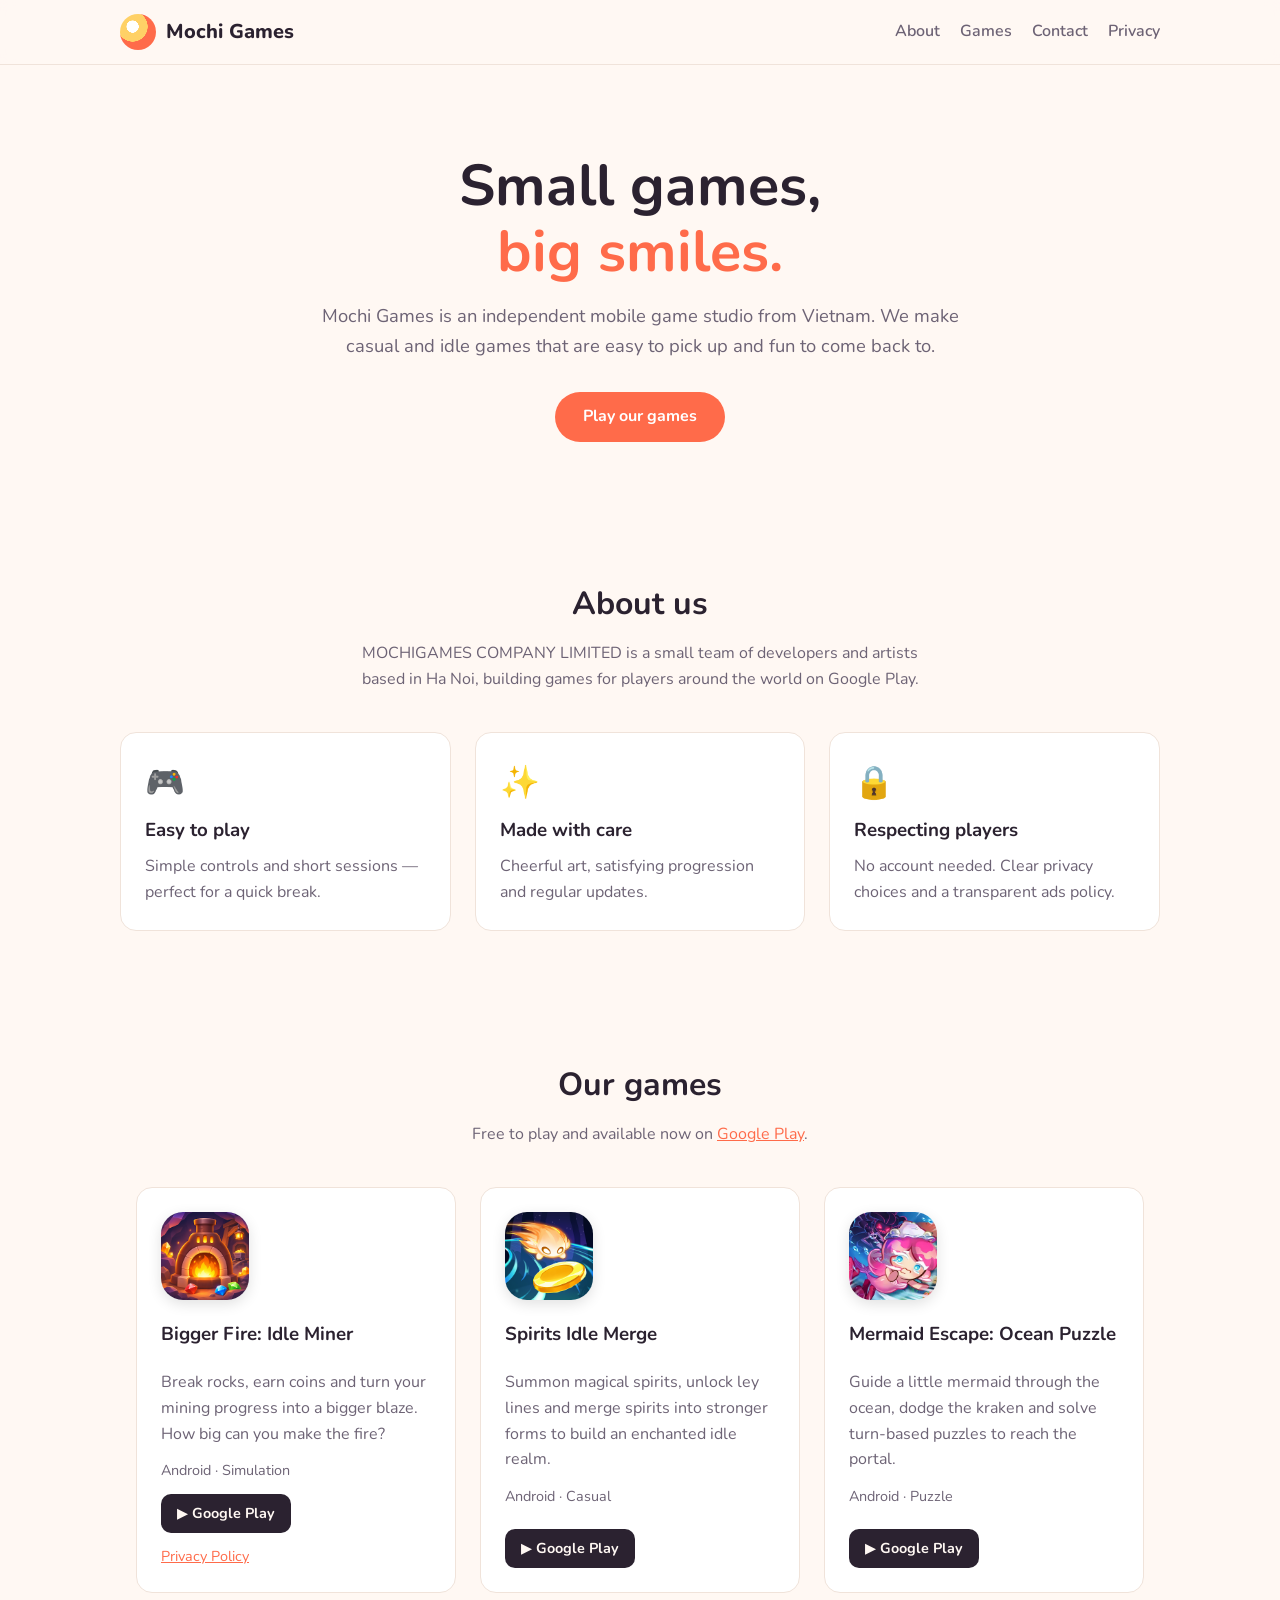
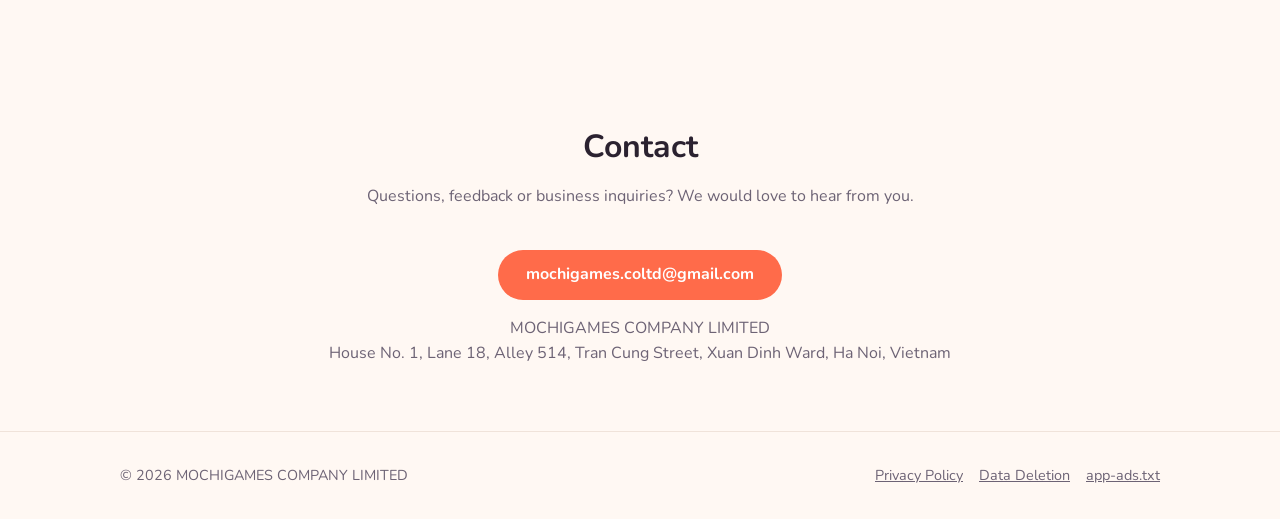
<file: index.html>
<!DOCTYPE html>
<html lang="en">
<head>
  <meta charset="UTF-8">
  <meta name="viewport" content="width=device-width, initial-scale=1.0">
  <title>Mochi Games — Fun casual games for everyone</title>
  <meta name="description" content="MOCHIGAMES COMPANY LIMITED is an independent mobile game studio in Ha Noi, Vietnam, making casual and idle games for everyone.">
  <link rel="preconnect" href="https://fonts.googleapis.com">
  <link rel="preconnect" href="https://fonts.gstatic.com" crossorigin>
  <link href="https://fonts.googleapis.com/css2?family=Nunito:wght@400;600;700;800&display=swap" rel="stylesheet">
  <link rel="stylesheet" href="assets/styles.css">
</head>
<body>
  <header class="site-header">
    <div class="container">
      <a class="logo" href="./"><span class="logo-mark" aria-hidden="true"></span>Mochi Games</a>
      <nav class="nav">
        <a href="#about">About</a>
        <a href="#games">Games</a>
        <a href="#contact">Contact</a>
        <a href="privacy-policy.html">Privacy</a>
      </nav>
    </div>
  </header>

  <main>
    <section class="hero">
      <div class="container">
        <h1>Small games,<br><span>big smiles.</span></h1>
        <p>Mochi Games is an independent mobile game studio from Vietnam. We make casual and idle games that are easy to pick up and fun to come back to.</p>
        <a class="btn" href="#games">Play our games</a>
      </div>
    </section>

    <section id="about">
      <div class="container">
        <h2>About us</h2>
        <p class="section-sub">MOCHIGAMES COMPANY LIMITED is a small team of developers and artists based in Ha Noi, building games for players around the world on Google Play.</p>
        <div class="grid">
          <div class="card">
            <div class="card-icon" aria-hidden="true">🎮</div>
            <h3>Easy to play</h3>
            <p>Simple controls and short sessions — perfect for a quick break.</p>
          </div>
          <div class="card">
            <div class="card-icon" aria-hidden="true">✨</div>
            <h3>Made with care</h3>
            <p>Cheerful art, satisfying progression and regular updates.</p>
          </div>
          <div class="card">
            <div class="card-icon" aria-hidden="true">🔒</div>
            <h3>Respecting players</h3>
            <p>No account needed. Clear privacy choices and a transparent ads policy.</p>
          </div>
        </div>
      </div>
    </section>

    <section id="games">
      <div class="container">
        <h2>Our games</h2>
        <p class="section-sub">Free to play and available now on <a href="https://play.google.com/store/apps/developer?id=MochiGames+Studio" target="_blank" rel="noopener">Google Play</a>.</p>
        <div class="grid games-grid">
          <article class="card game-card">
            <img class="game-icon" src="assets/games/bigger-fire-idle-miner-icon.webp" alt="Bigger Fire Idle Miner icon" width="88" height="88" loading="lazy">
            <h3>Bigger Fire: Idle Miner</h3>
            <p>Break rocks, earn coins and turn your mining progress into a bigger blaze. How big can you make the fire?</p>
            <div class="game-meta">Android · Simulation</div>
            <div class="store-links">
              <a class="store-btn" href="https://play.google.com/store/apps/details?id=com.mochi.games.bigger.fire.idle.miner" target="_blank" rel="noopener">▶ Google Play</a>
            </div>
            <div class="text-links"><a href="privacy-policy.html">Privacy Policy</a></div>
          </article>
          <article class="card game-card">
            <img class="game-icon" src="assets/games/spirits-idle-merge-icon.webp" alt="Spirits Idle Merge icon" width="88" height="88" loading="lazy">
            <h3>Spirits Idle Merge</h3>
            <p>Summon magical spirits, unlock ley lines and merge spirits into stronger forms to build an enchanted idle realm.</p>
            <div class="game-meta">Android · Casual</div>
            <div class="store-links">
              <a class="store-btn" href="https://play.google.com/store/apps/details?id=com.mochigames.spirits.idle.merge" target="_blank" rel="noopener">▶ Google Play</a>
            </div>
          </article>
          <article class="card game-card">
            <img class="game-icon" src="assets/games/mermaid-escape-ocean-puzzle-icon.webp" alt="Mermaid Escape: Ocean Puzzle icon" width="88" height="88" loading="lazy">
            <h3>Mermaid Escape: Ocean Puzzle</h3>
            <p>Guide a little mermaid through the ocean, dodge the kraken and solve turn-based puzzles to reach the portal.</p>
            <div class="game-meta">Android · Puzzle</div>
            <div class="store-links">
              <a class="store-btn" href="https://play.google.com/store/apps/details?id=com.KCG.MermaidEscapeOceanPuzzle" target="_blank" rel="noopener">▶ Google Play</a>
            </div>
          </article>
        </div>
      </div>
    </section>

    <section id="contact" class="contact">
      <div class="container">
        <h2>Contact</h2>
        <p class="section-sub">Questions, feedback or business inquiries? We would love to hear from you.</p>
        <p><a class="btn" href="mailto:mochigames.coltd@gmail.com">mochigames.coltd@gmail.com</a></p>
        <address>MOCHIGAMES COMPANY LIMITED<br>House No. 1, Lane 18, Alley 514, Tran Cung Street, Xuan Dinh Ward, Ha Noi, Vietnam</address>
      </div>
    </section>
  </main>

  <footer class="site-footer">
    <div class="container">
      <span>© 2026 MOCHIGAMES COMPANY LIMITED</span>
      <nav>
        <a href="privacy-policy.html">Privacy Policy</a>
        <a href="USERDATADELETIONPOLICY.html">Data Deletion</a>
        <a href="app-ads.txt">app-ads.txt</a>
      </nav>
    </div>
  </footer>
</body>
</html>
</file>
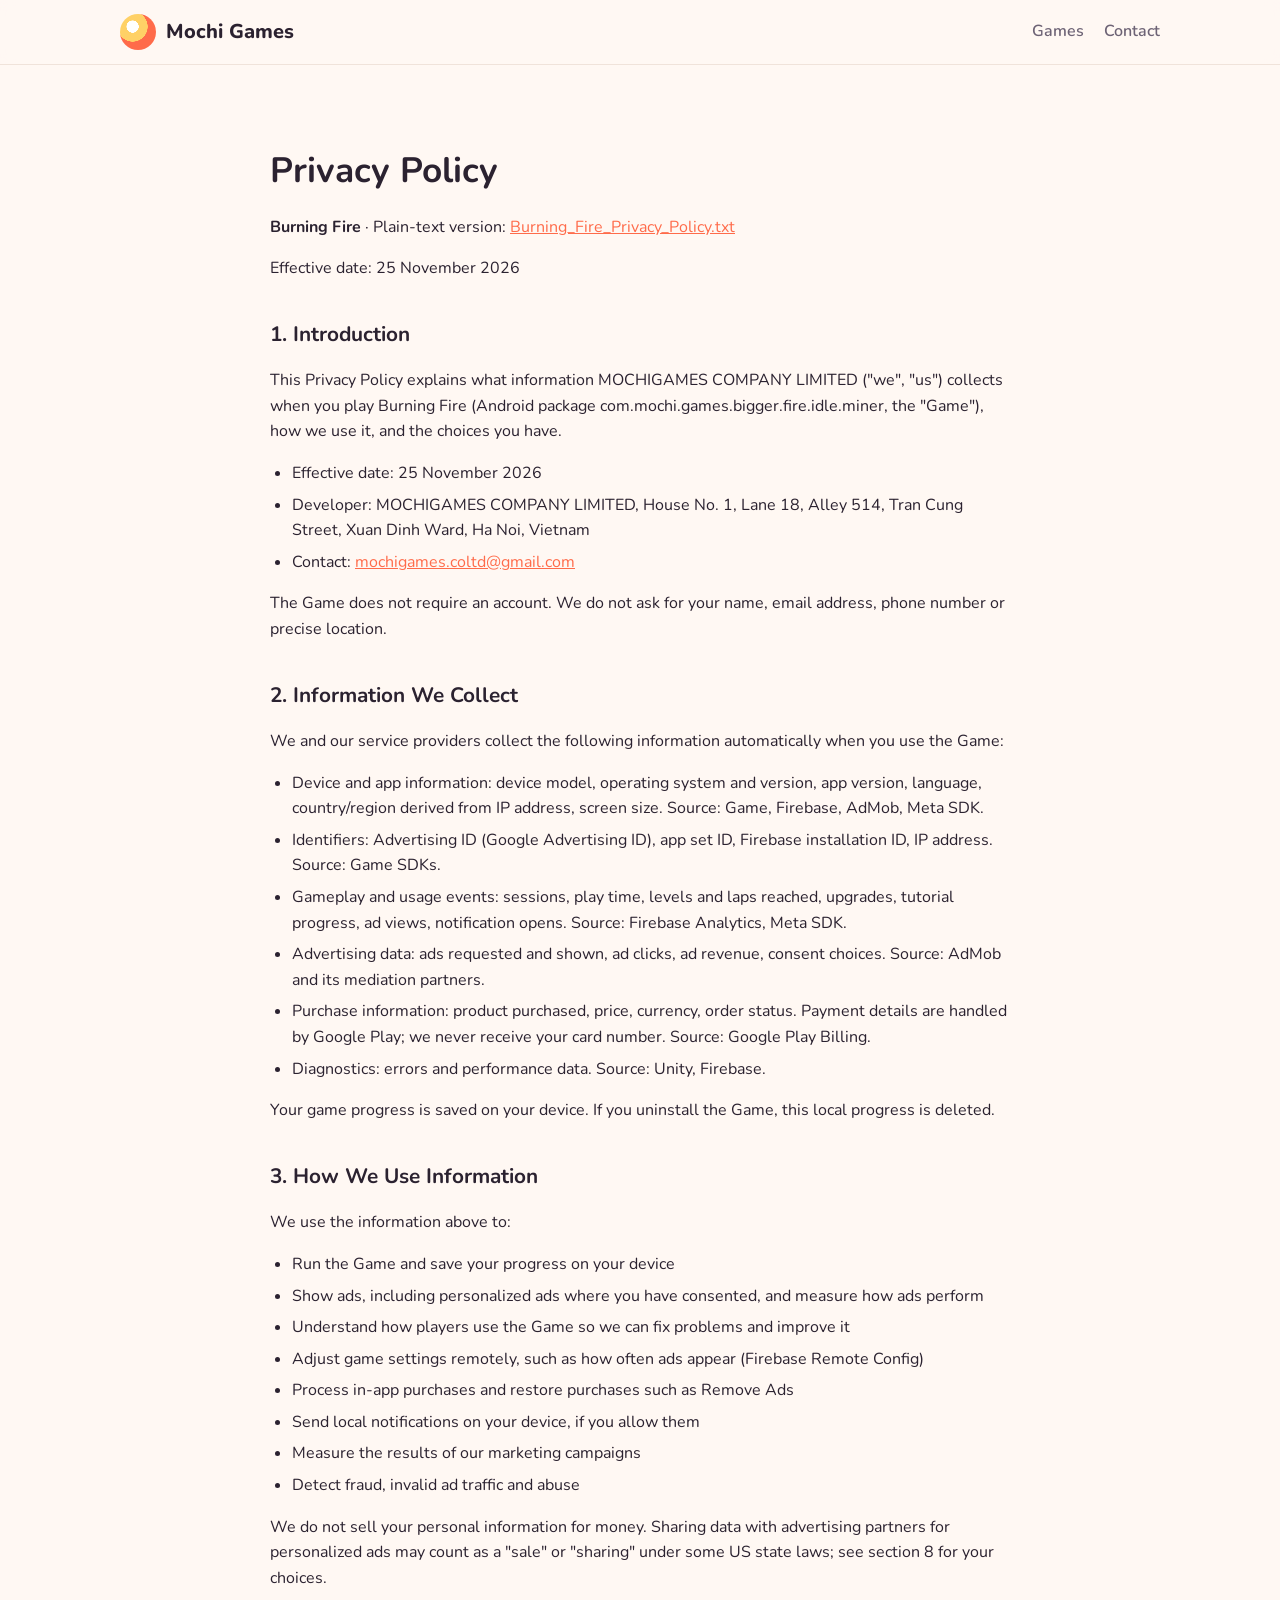
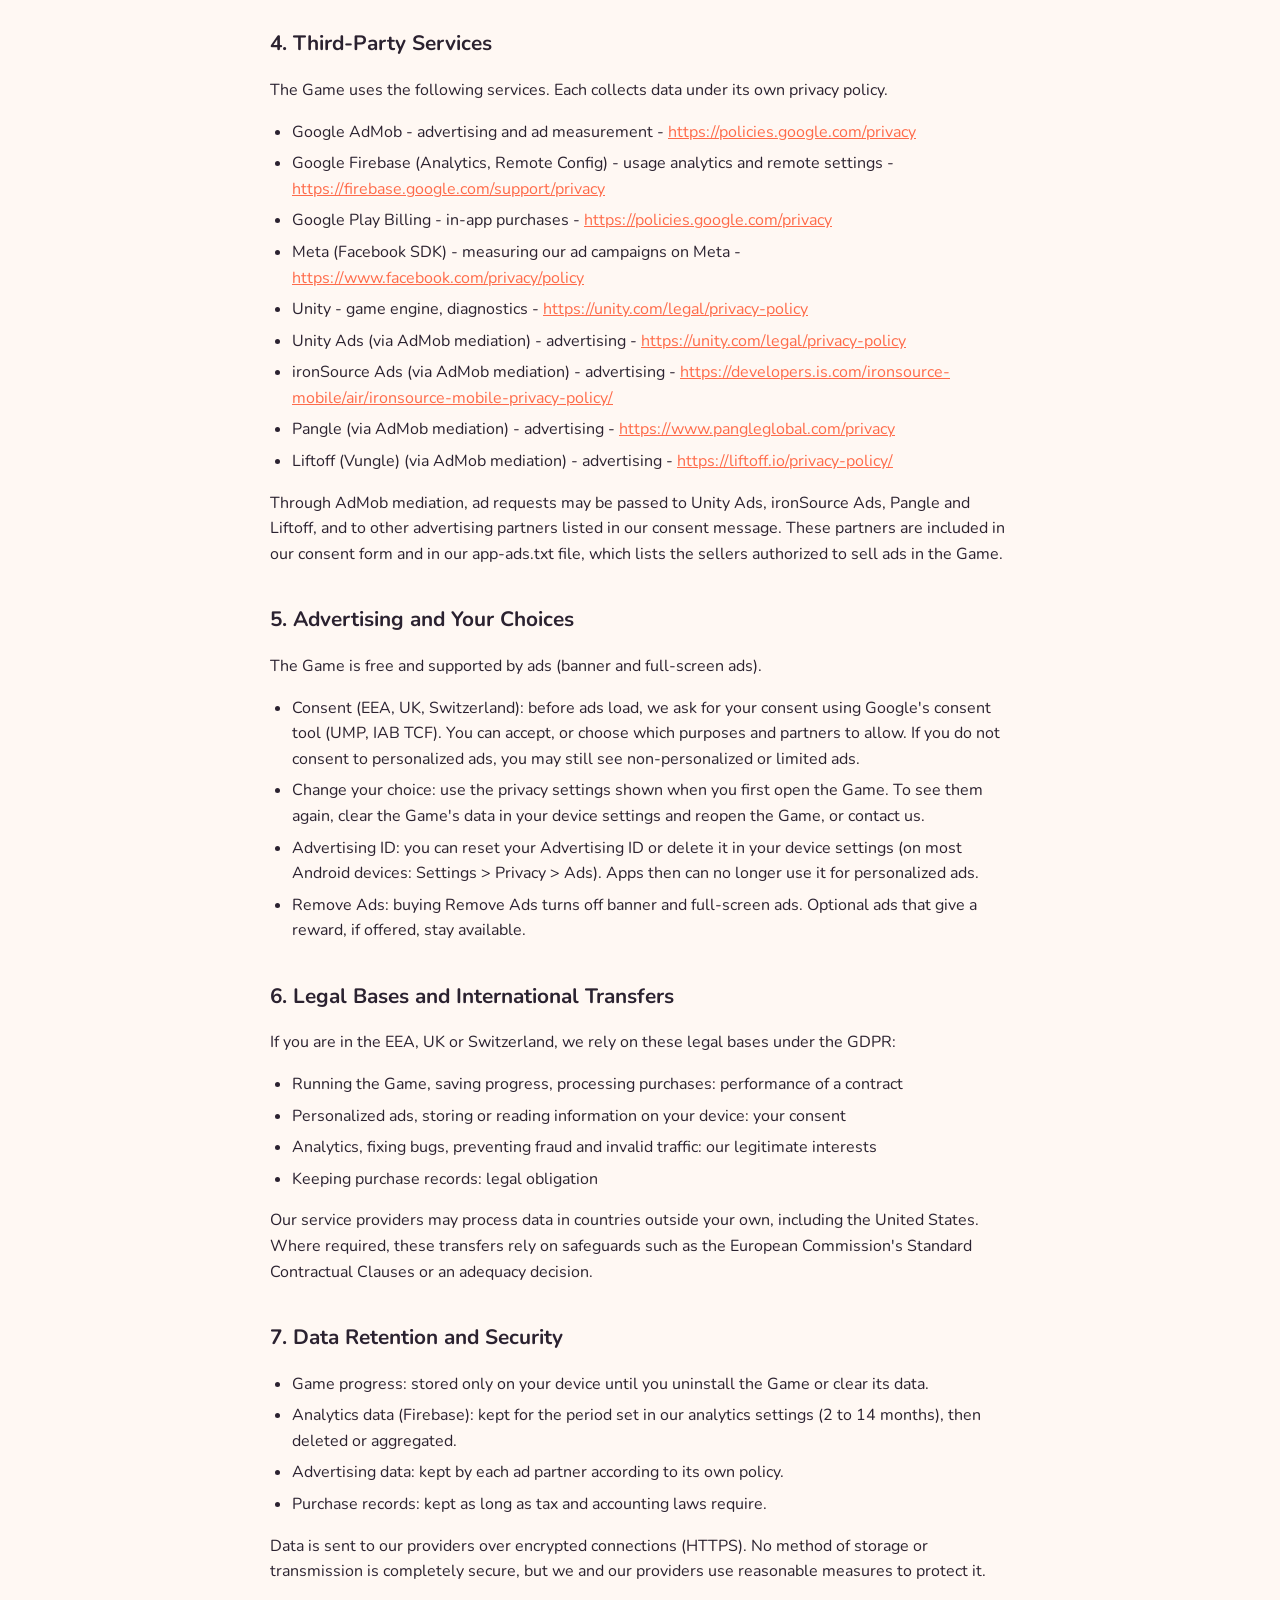
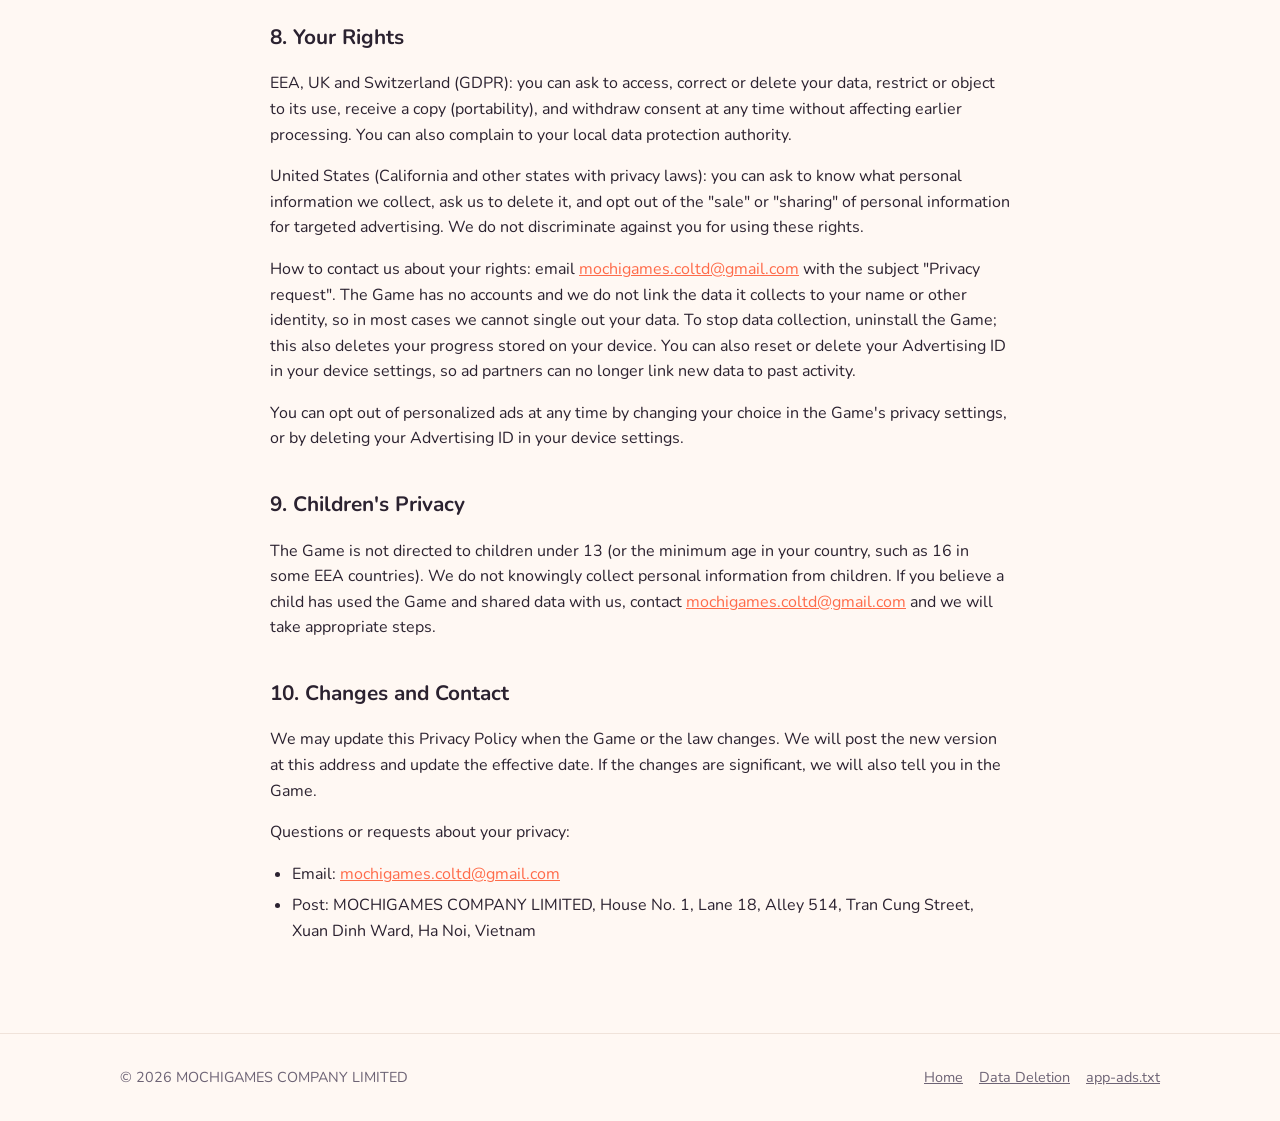
<file: privacy-policy.html>
<!DOCTYPE html>
<html lang="en">
<head>
  <meta charset="UTF-8">
  <meta name="viewport" content="width=device-width, initial-scale=1.0">
  <title>Privacy Policy — Burning Fire | Mochi Games</title>
  <meta name="description" content="Privacy Policy for Burning Fire by MOCHIGAMES COMPANY LIMITED.">
  <link rel="preconnect" href="https://fonts.googleapis.com">
  <link rel="preconnect" href="https://fonts.gstatic.com" crossorigin>
  <link href="https://fonts.googleapis.com/css2?family=Nunito:wght@400;600;700;800&display=swap" rel="stylesheet">
  <link rel="stylesheet" href="assets/styles.css">
</head>
<body>
  <!-- Generated from Burning_Fire_Privacy_Policy.txt — edit the .txt and regenerate to keep both in sync -->
  <header class="site-header">
    <div class="container">
      <a class="logo" href="./"><span class="logo-mark" aria-hidden="true"></span>Mochi Games</a>
      <nav class="nav">
        <a href="./#games">Games</a>
        <a href="./#contact">Contact</a>
      </nav>
    </div>
  </header>
  <main>
    <article class="doc">
      <h1>Privacy Policy</h1>
      <p><strong>Burning Fire</strong> · Plain-text version: <a href="Burning_Fire_Privacy_Policy.txt">Burning_Fire_Privacy_Policy.txt</a></p>
      <p>Effective date: 25 November 2026</p>
      <h2>1. Introduction</h2>
      <p>This Privacy Policy explains what information MOCHIGAMES COMPANY LIMITED ("we", "us") collects when you play Burning Fire (Android package com.mochi.games.bigger.fire.idle.miner, the "Game"), how we use it, and the choices you have.</p>
      <ul>
      <li>Effective date: 25 November 2026</li>
      <li>Developer: MOCHIGAMES COMPANY LIMITED, House No. 1, Lane 18, Alley 514, Tran Cung Street, Xuan Dinh Ward, Ha Noi, Vietnam</li>
      <li>Contact: <a href="mailto:mochigames.coltd@gmail.com">mochigames.coltd@gmail.com</a></li>
      </ul>
      <p>The Game does not require an account. We do not ask for your name, email address, phone number or precise location.</p>
      <h2>2. Information We Collect</h2>
      <p>We and our service providers collect the following information automatically when you use the Game:</p>
      <ul>
      <li>Device and app information: device model, operating system and version, app version, language, country/region derived from IP address, screen size. Source: Game, Firebase, AdMob, Meta SDK.</li>
      <li>Identifiers: Advertising ID (Google Advertising ID), app set ID, Firebase installation ID, IP address. Source: Game SDKs.</li>
      <li>Gameplay and usage events: sessions, play time, levels and laps reached, upgrades, tutorial progress, ad views, notification opens. Source: Firebase Analytics, Meta SDK.</li>
      <li>Advertising data: ads requested and shown, ad clicks, ad revenue, consent choices. Source: AdMob and its mediation partners.</li>
      <li>Purchase information: product purchased, price, currency, order status. Payment details are handled by Google Play; we never receive your card number. Source: Google Play Billing.</li>
      <li>Diagnostics: errors and performance data. Source: Unity, Firebase.</li>
      </ul>
      <p>Your game progress is saved on your device. If you uninstall the Game, this local progress is deleted.</p>
      <h2>3. How We Use Information</h2>
      <p>We use the information above to:</p>
      <ul>
      <li>Run the Game and save your progress on your device</li>
      <li>Show ads, including personalized ads where you have consented, and measure how ads perform</li>
      <li>Understand how players use the Game so we can fix problems and improve it</li>
      <li>Adjust game settings remotely, such as how often ads appear (Firebase Remote Config)</li>
      <li>Process in-app purchases and restore purchases such as Remove Ads</li>
      <li>Send local notifications on your device, if you allow them</li>
      <li>Measure the results of our marketing campaigns</li>
      <li>Detect fraud, invalid ad traffic and abuse</li>
      </ul>
      <p>We do not sell your personal information for money. Sharing data with advertising partners for personalized ads may count as a "sale" or "sharing" under some US state laws; see section 8 for your choices.</p>
      <h2>4. Third-Party Services</h2>
      <p>The Game uses the following services. Each collects data under its own privacy policy.</p>
      <ul>
      <li>Google AdMob - advertising and ad measurement - <a href="https://policies.google.com/privacy" target="_blank" rel="noopener">https://policies.google.com/privacy</a></li>
      <li>Google Firebase (Analytics, Remote Config) - usage analytics and remote settings - <a href="https://firebase.google.com/support/privacy" target="_blank" rel="noopener">https://firebase.google.com/support/privacy</a></li>
      <li>Google Play Billing - in-app purchases - <a href="https://policies.google.com/privacy" target="_blank" rel="noopener">https://policies.google.com/privacy</a></li>
      <li>Meta (Facebook SDK) - measuring our ad campaigns on Meta - <a href="https://www.facebook.com/privacy/policy" target="_blank" rel="noopener">https://www.facebook.com/privacy/policy</a></li>
      <li>Unity - game engine, diagnostics - <a href="https://unity.com/legal/privacy-policy" target="_blank" rel="noopener">https://unity.com/legal/privacy-policy</a></li>
      <li>Unity Ads (via AdMob mediation) - advertising - <a href="https://unity.com/legal/privacy-policy" target="_blank" rel="noopener">https://unity.com/legal/privacy-policy</a></li>
      <li>ironSource Ads (via AdMob mediation) - advertising - <a href="https://developers.is.com/ironsource-mobile/air/ironsource-mobile-privacy-policy/" target="_blank" rel="noopener">https://developers.is.com/ironsource-mobile/air/ironsource-mobile-privacy-policy/</a></li>
      <li>Pangle (via AdMob mediation) - advertising - <a href="https://www.pangleglobal.com/privacy" target="_blank" rel="noopener">https://www.pangleglobal.com/privacy</a></li>
      <li>Liftoff (Vungle) (via AdMob mediation) - advertising - <a href="https://liftoff.io/privacy-policy/" target="_blank" rel="noopener">https://liftoff.io/privacy-policy/</a></li>
      </ul>
      <p>Through AdMob mediation, ad requests may be passed to Unity Ads, ironSource Ads, Pangle and Liftoff, and to other advertising partners listed in our consent message. These partners are included in our consent form and in our app-ads.txt file, which lists the sellers authorized to sell ads in the Game.</p>
      <h2>5. Advertising and Your Choices</h2>
      <p>The Game is free and supported by ads (banner and full-screen ads).</p>
      <ul>
      <li>Consent (EEA, UK, Switzerland): before ads load, we ask for your consent using Google's consent tool (UMP, IAB TCF). You can accept, or choose which purposes and partners to allow. If you do not consent to personalized ads, you may still see non-personalized or limited ads.</li>
      <li>Change your choice: use the privacy settings shown when you first open the Game. To see them again, clear the Game's data in your device settings and reopen the Game, or contact us.</li>
      <li>Advertising ID: you can reset your Advertising ID or delete it in your device settings (on most Android devices: Settings &gt; Privacy &gt; Ads). Apps then can no longer use it for personalized ads.</li>
      <li>Remove Ads: buying Remove Ads turns off banner and full-screen ads. Optional ads that give a reward, if offered, stay available.</li>
      </ul>
      <h2>6. Legal Bases and International Transfers</h2>
      <p>If you are in the EEA, UK or Switzerland, we rely on these legal bases under the GDPR:</p>
      <ul>
      <li>Running the Game, saving progress, processing purchases: performance of a contract</li>
      <li>Personalized ads, storing or reading information on your device: your consent</li>
      <li>Analytics, fixing bugs, preventing fraud and invalid traffic: our legitimate interests</li>
      <li>Keeping purchase records: legal obligation</li>
      </ul>
      <p>Our service providers may process data in countries outside your own, including the United States. Where required, these transfers rely on safeguards such as the European Commission's Standard Contractual Clauses or an adequacy decision.</p>
      <h2>7. Data Retention and Security</h2>
      <ul>
      <li>Game progress: stored only on your device until you uninstall the Game or clear its data.</li>
      <li>Analytics data (Firebase): kept for the period set in our analytics settings (2 to 14 months), then deleted or aggregated.</li>
      <li>Advertising data: kept by each ad partner according to its own policy.</li>
      <li>Purchase records: kept as long as tax and accounting laws require.</li>
      </ul>
      <p>Data is sent to our providers over encrypted connections (HTTPS). No method of storage or transmission is completely secure, but we and our providers use reasonable measures to protect it.</p>
      <h2>8. Your Rights</h2>
      <p>EEA, UK and Switzerland (GDPR): you can ask to access, correct or delete your data, restrict or object to its use, receive a copy (portability), and withdraw consent at any time without affecting earlier processing. You can also complain to your local data protection authority.</p>
      <p>United States (California and other states with privacy laws): you can ask to know what personal information we collect, ask us to delete it, and opt out of the "sale" or "sharing" of personal information for targeted advertising. We do not discriminate against you for using these rights.</p>
      <p>How to contact us about your rights: email <a href="mailto:mochigames.coltd@gmail.com">mochigames.coltd@gmail.com</a> with the subject "Privacy request". The Game has no accounts and we do not link the data it collects to your name or other identity, so in most cases we cannot single out your data. To stop data collection, uninstall the Game; this also deletes your progress stored on your device. You can also reset or delete your Advertising ID in your device settings, so ad partners can no longer link new data to past activity.</p>
      <p>You can opt out of personalized ads at any time by changing your choice in the Game's privacy settings, or by deleting your Advertising ID in your device settings.</p>
      <h2>9. Children&#x27;s Privacy</h2>
      <p>The Game is not directed to children under 13 (or the minimum age in your country, such as 16 in some EEA countries). We do not knowingly collect personal information from children. If you believe a child has used the Game and shared data with us, contact <a href="mailto:mochigames.coltd@gmail.com">mochigames.coltd@gmail.com</a> and we will take appropriate steps.</p>
      <h2>10. Changes and Contact</h2>
      <p>We may update this Privacy Policy when the Game or the law changes. We will post the new version at this address and update the effective date. If the changes are significant, we will also tell you in the Game.</p>
      <p>Questions or requests about your privacy:</p>
      <ul>
      <li>Email: <a href="mailto:mochigames.coltd@gmail.com">mochigames.coltd@gmail.com</a></li>
      <li>Post: MOCHIGAMES COMPANY LIMITED, House No. 1, Lane 18, Alley 514, Tran Cung Street, Xuan Dinh Ward, Ha Noi, Vietnam</li>
      </ul>
    </article>
  </main>
  <footer class="site-footer">
    <div class="container">
      <span>© 2026 MOCHIGAMES COMPANY LIMITED</span>
      <nav>
        <a href="./">Home</a>
        <a href="USERDATADELETIONPOLICY.html">Data Deletion</a>
        <a href="app-ads.txt">app-ads.txt</a>
      </nav>
    </div>
  </footer>
</body>
</html>
</file>
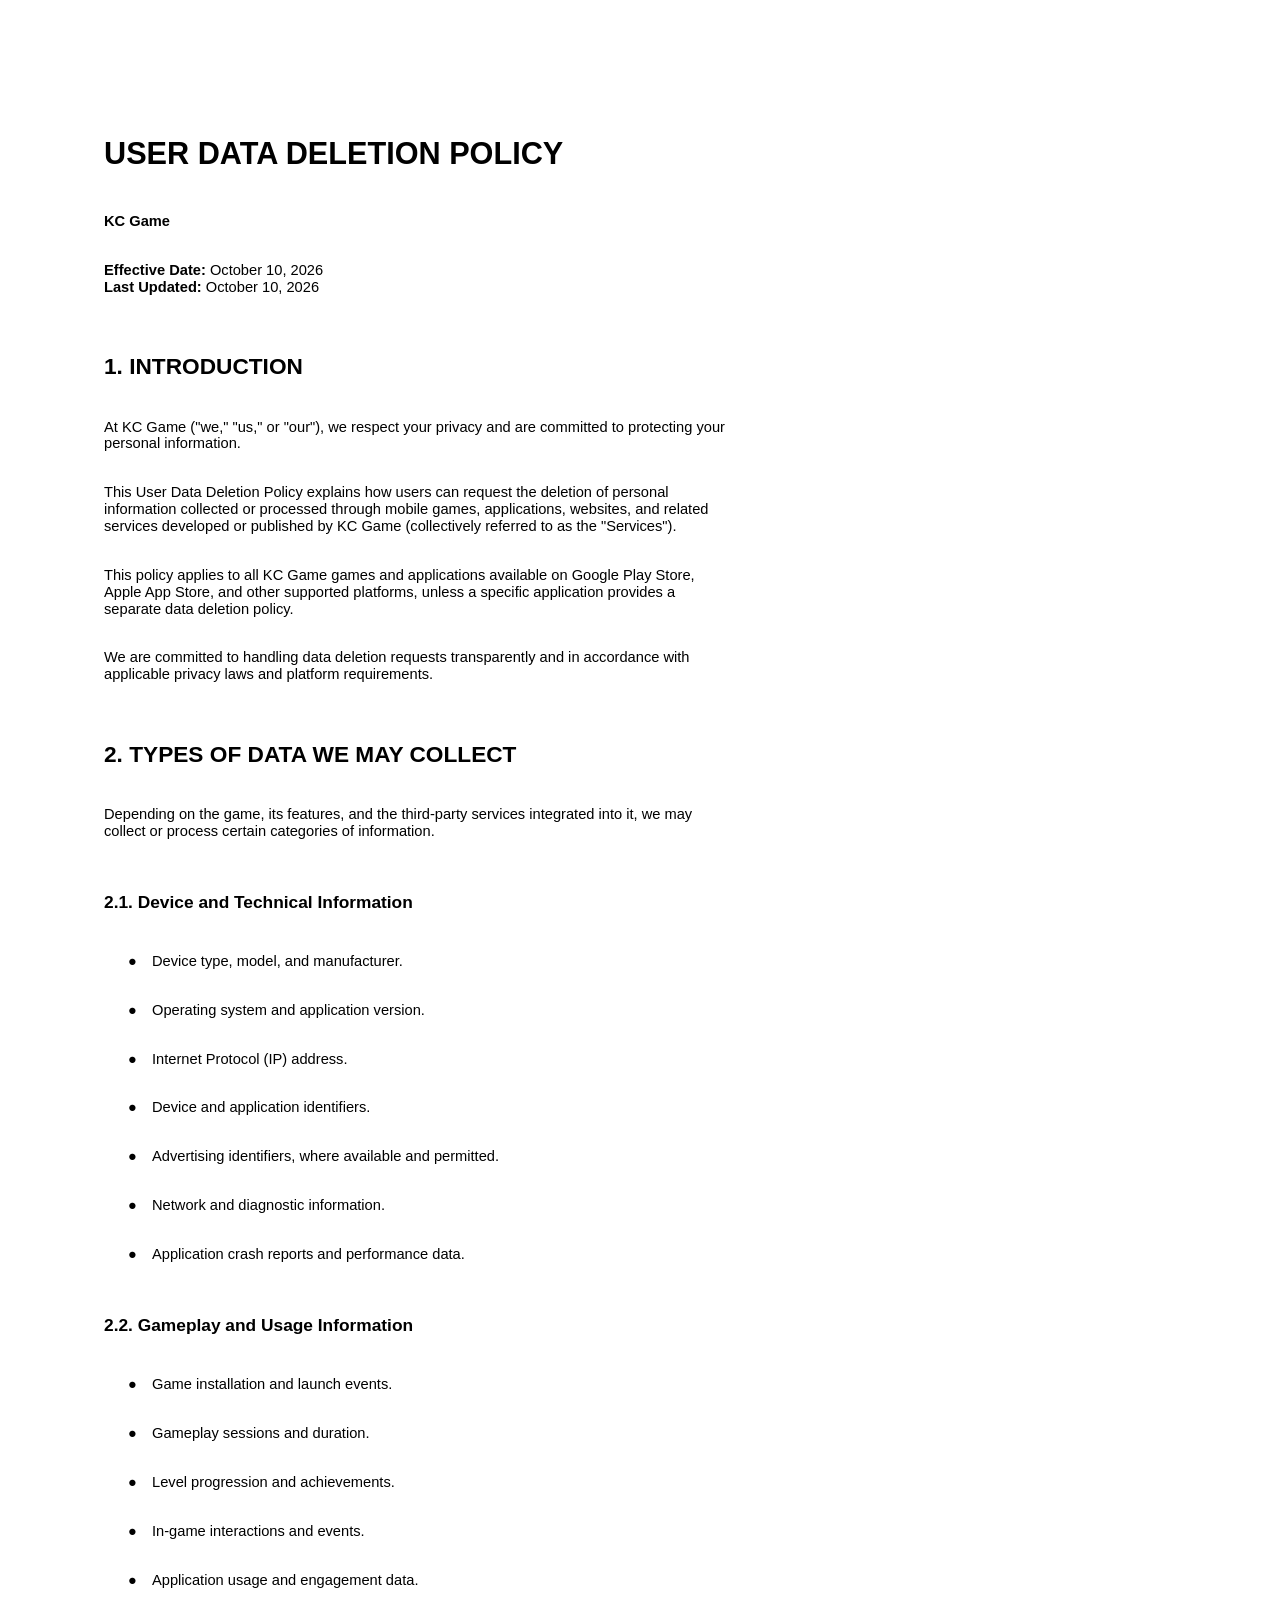
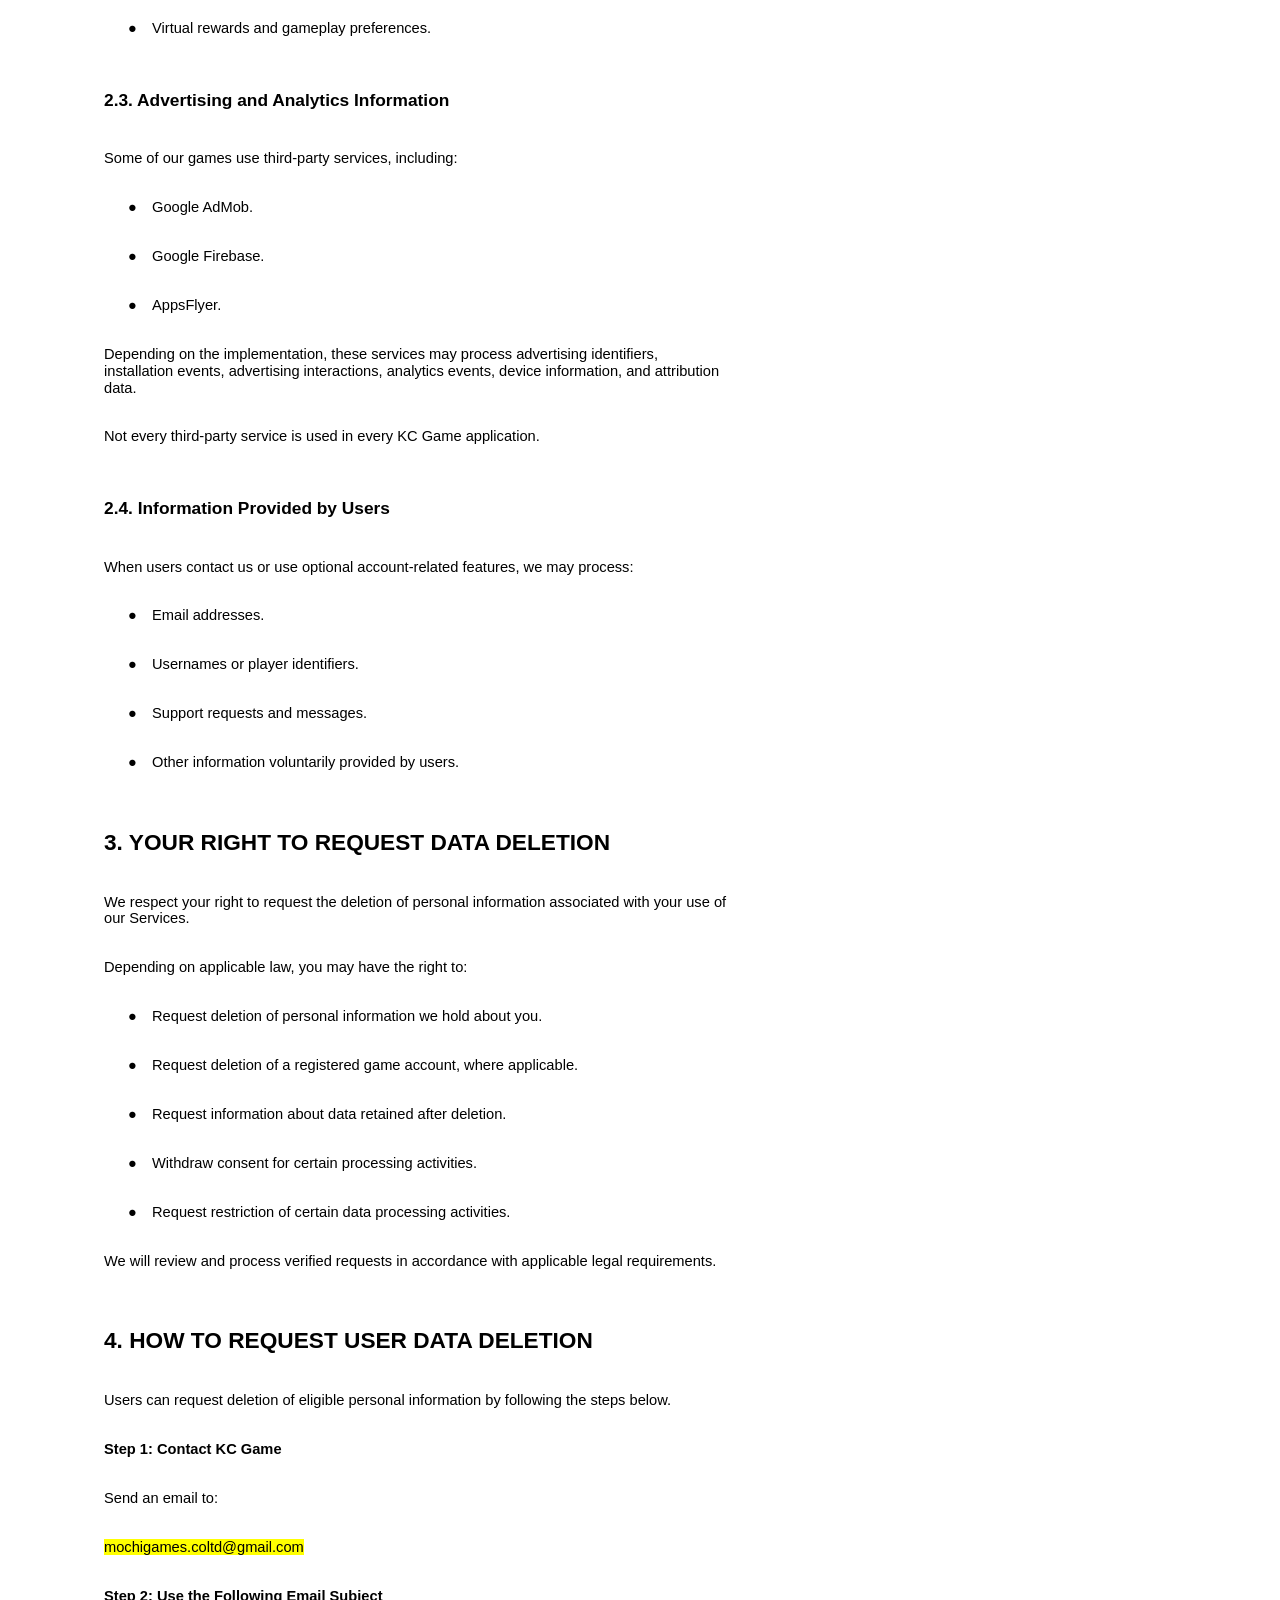
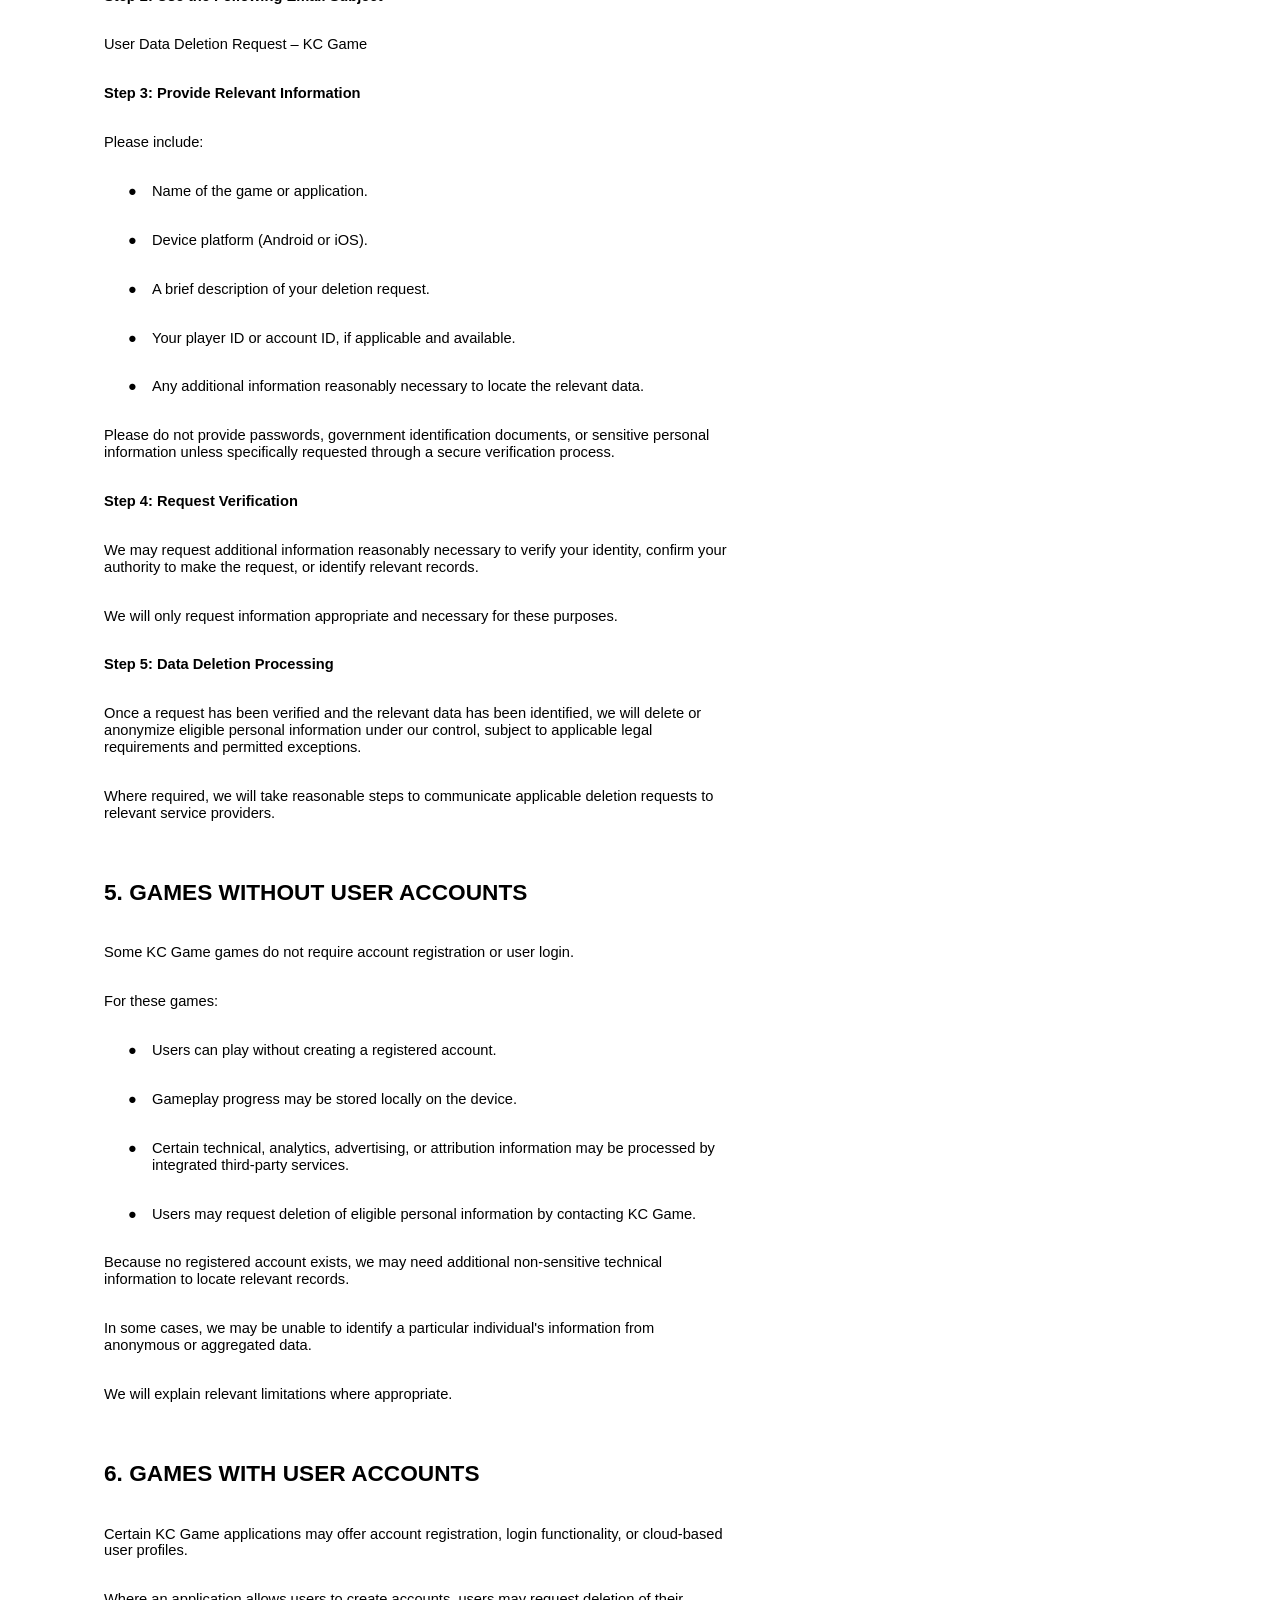
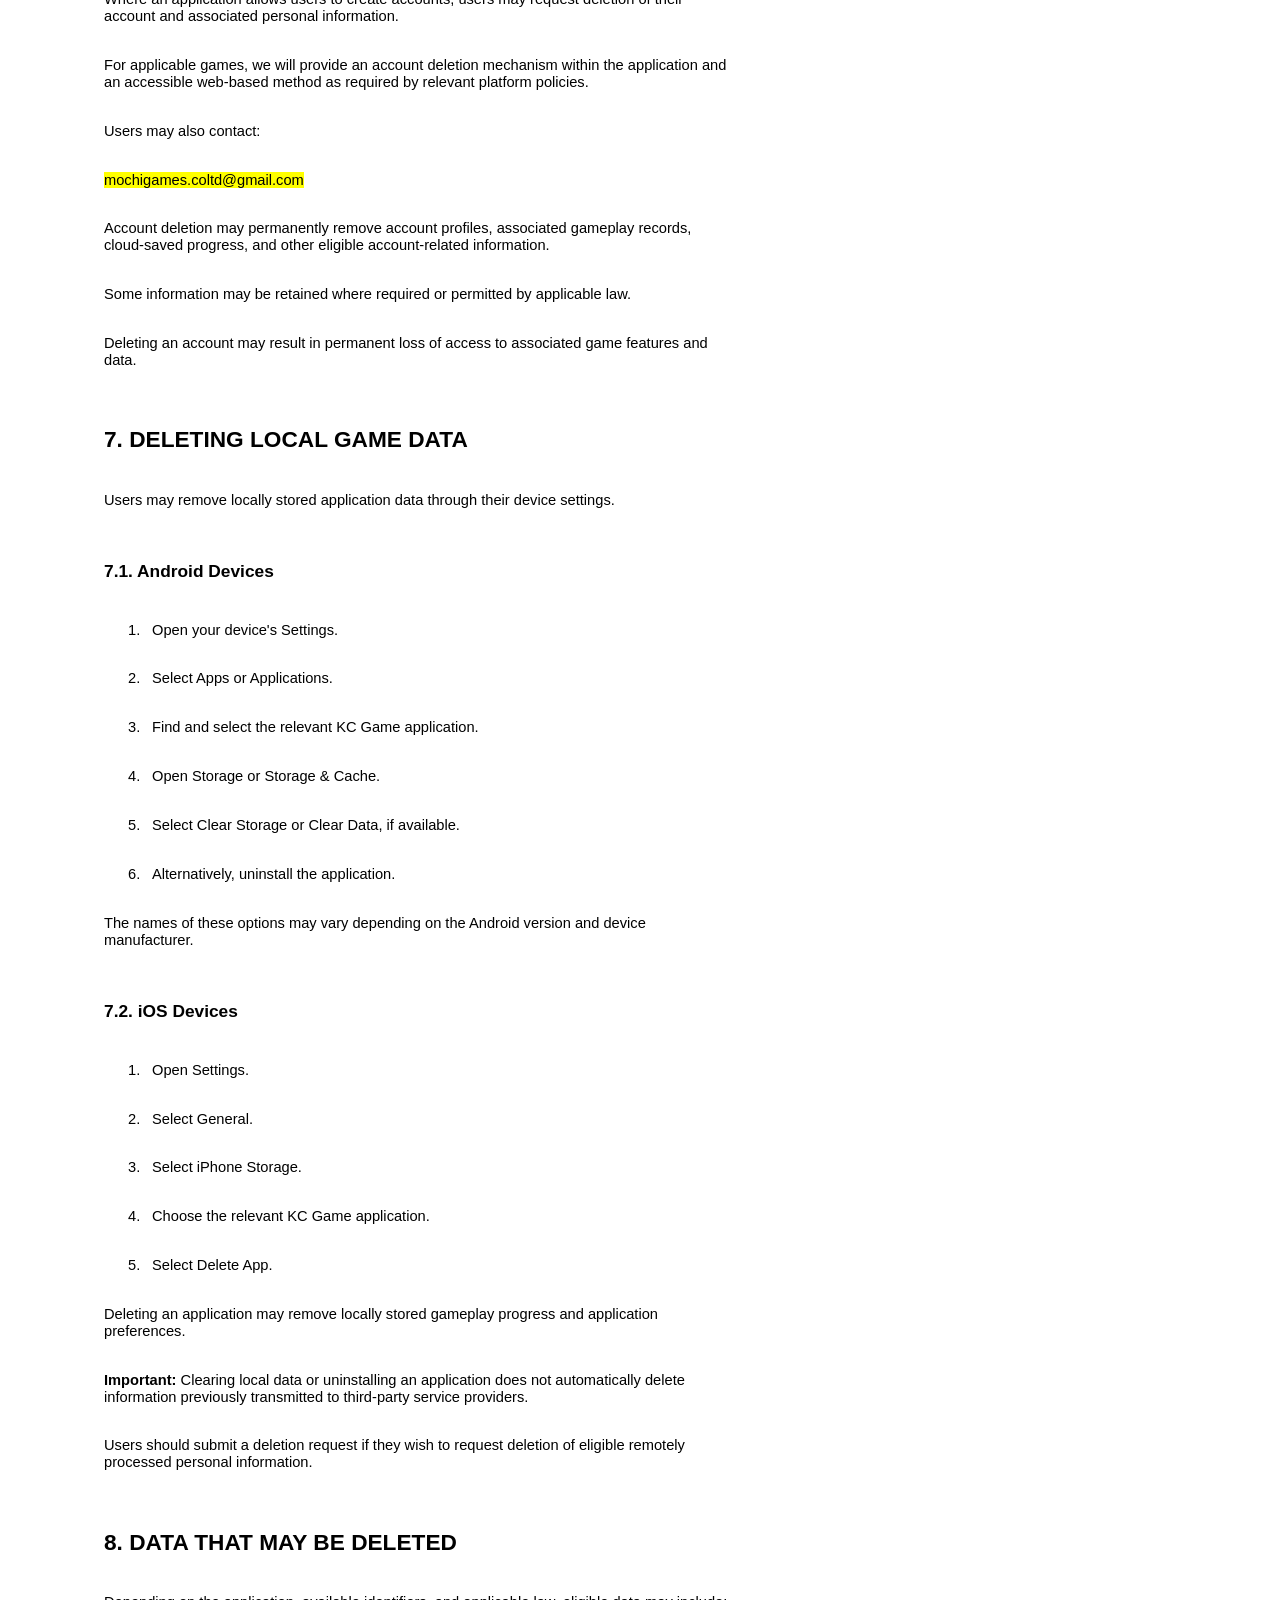
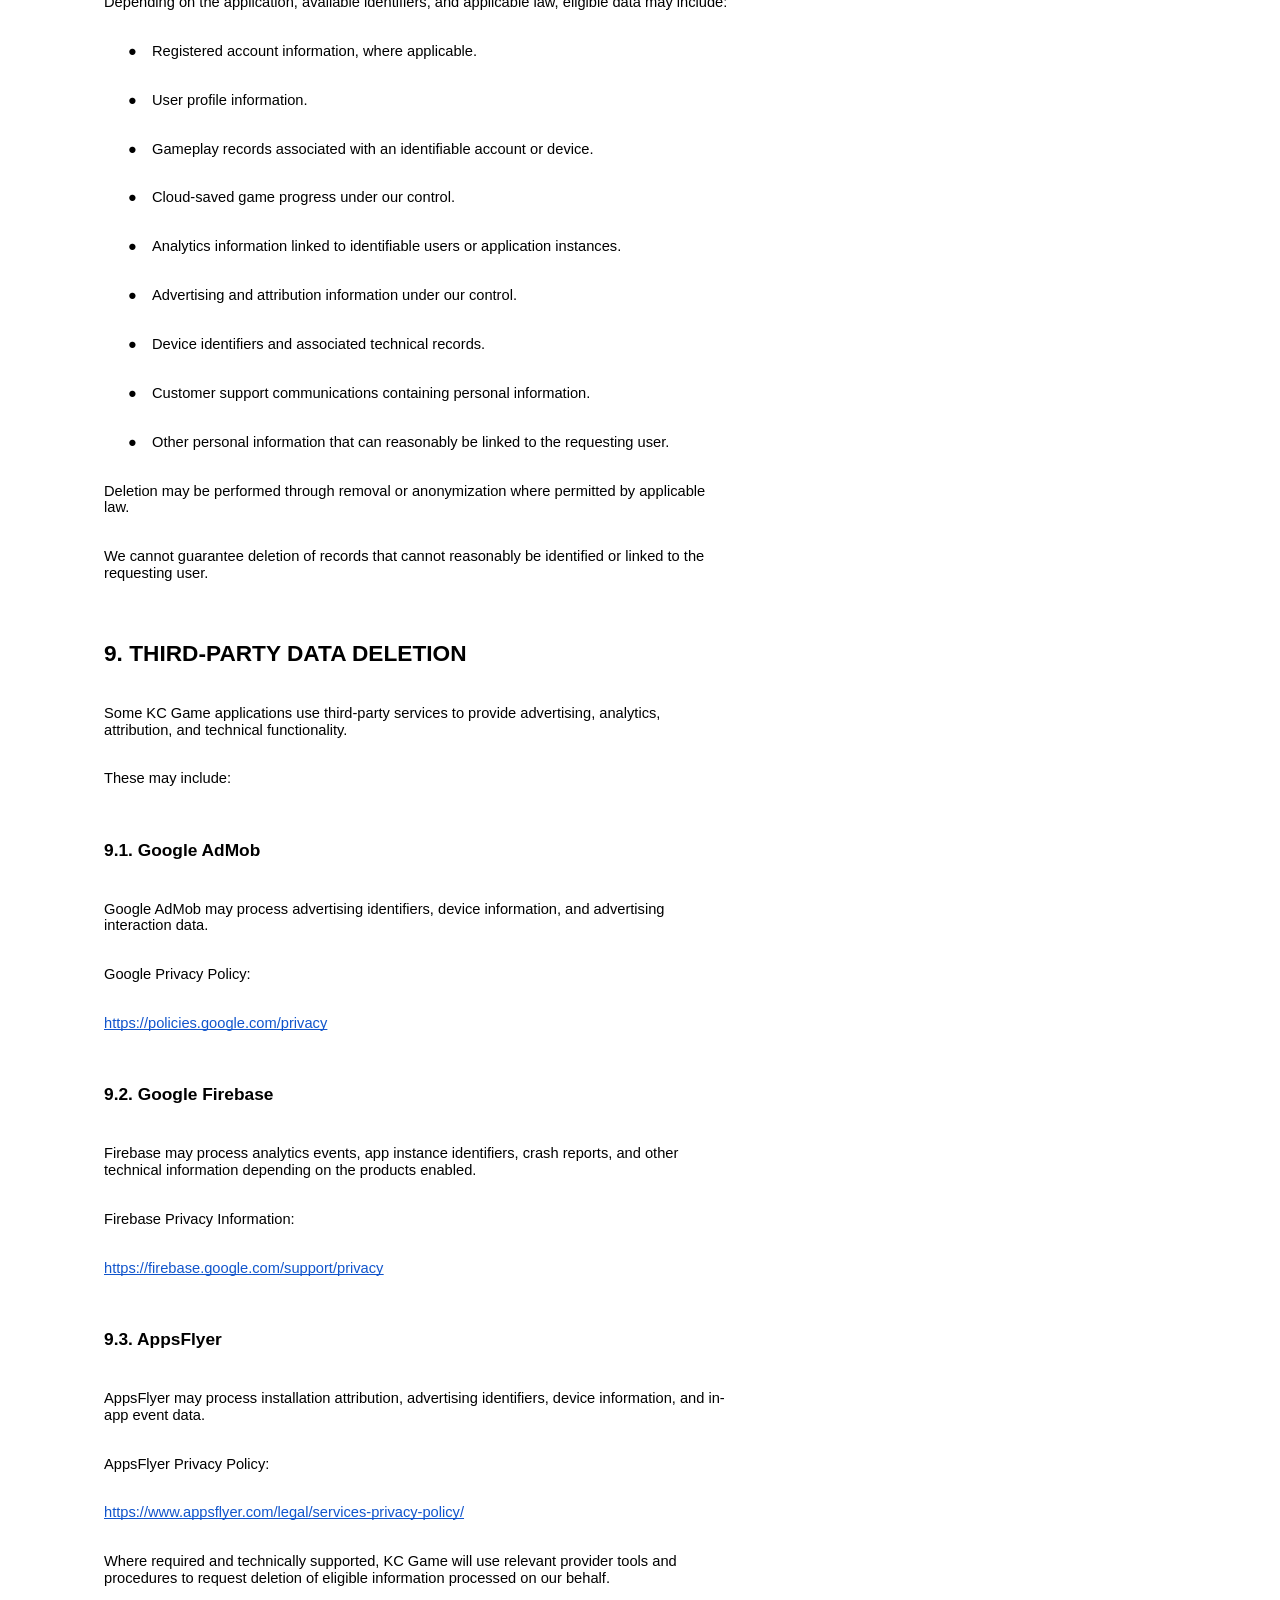
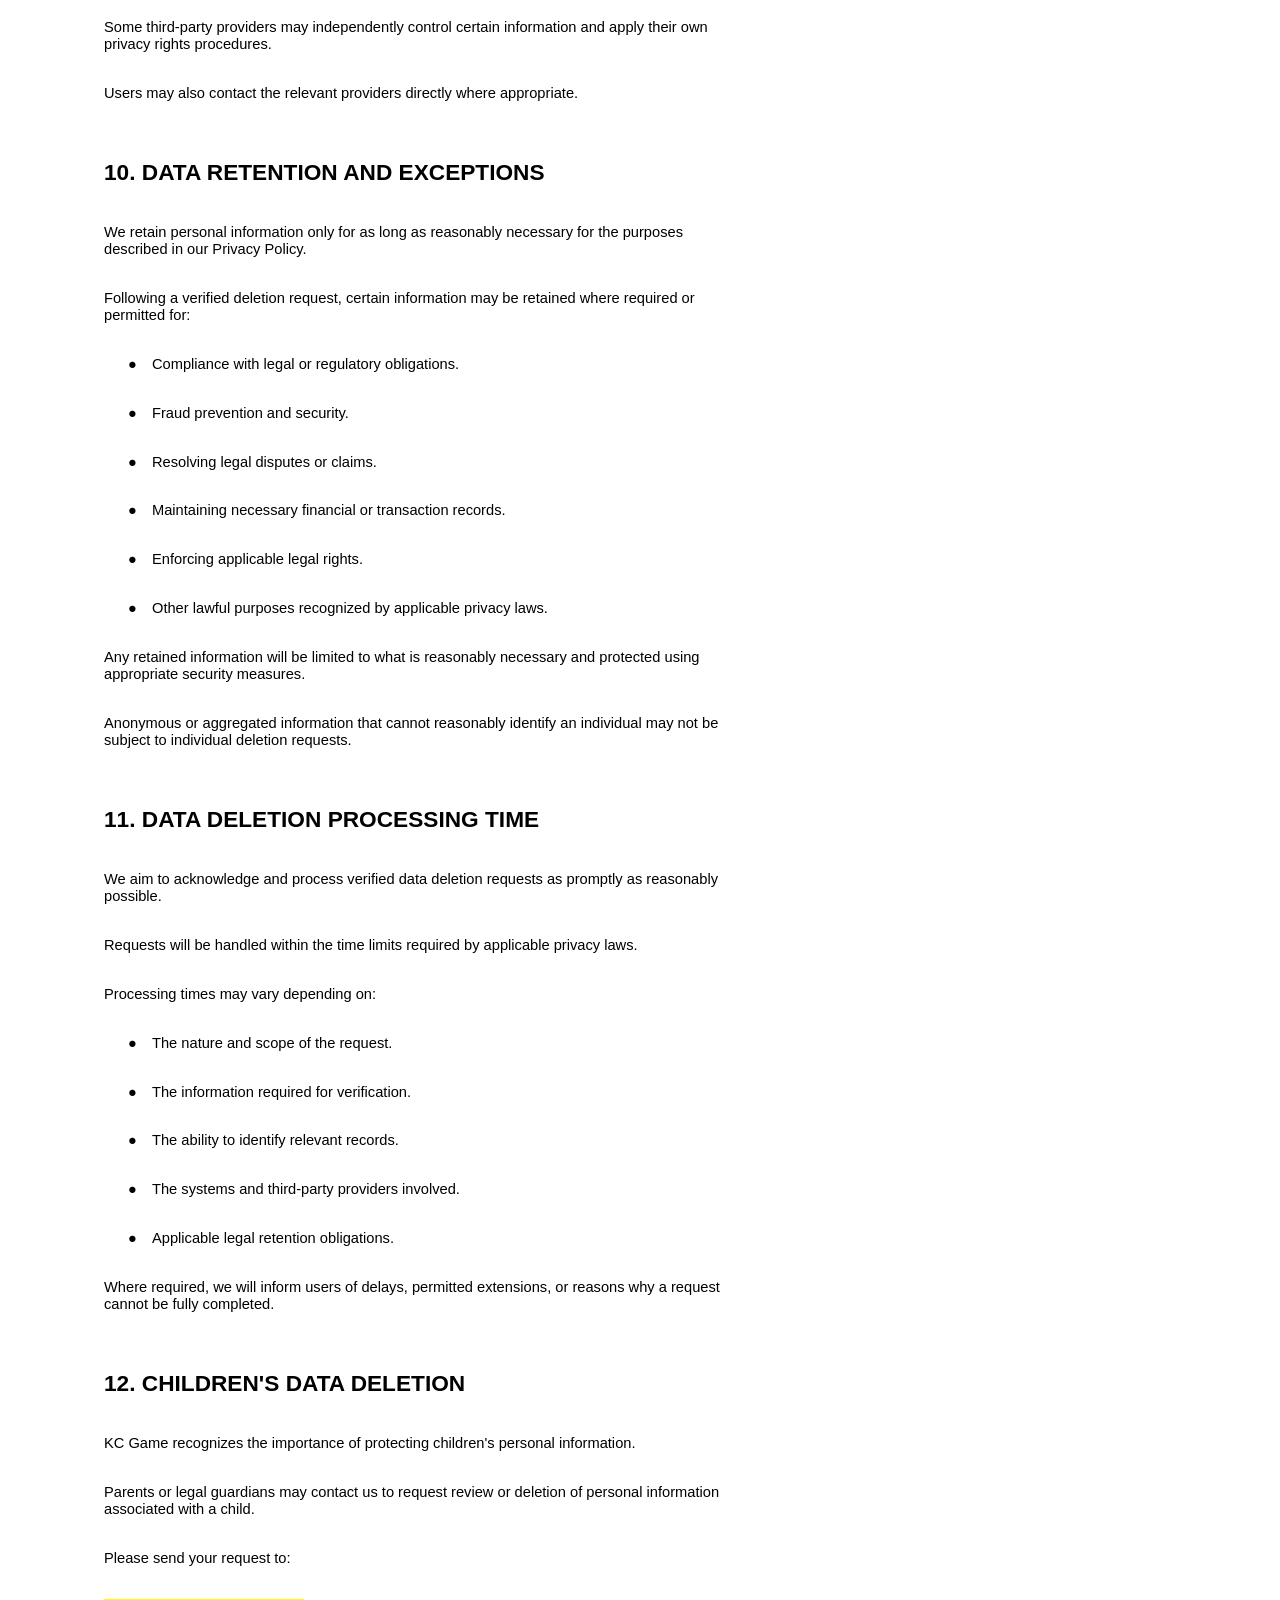
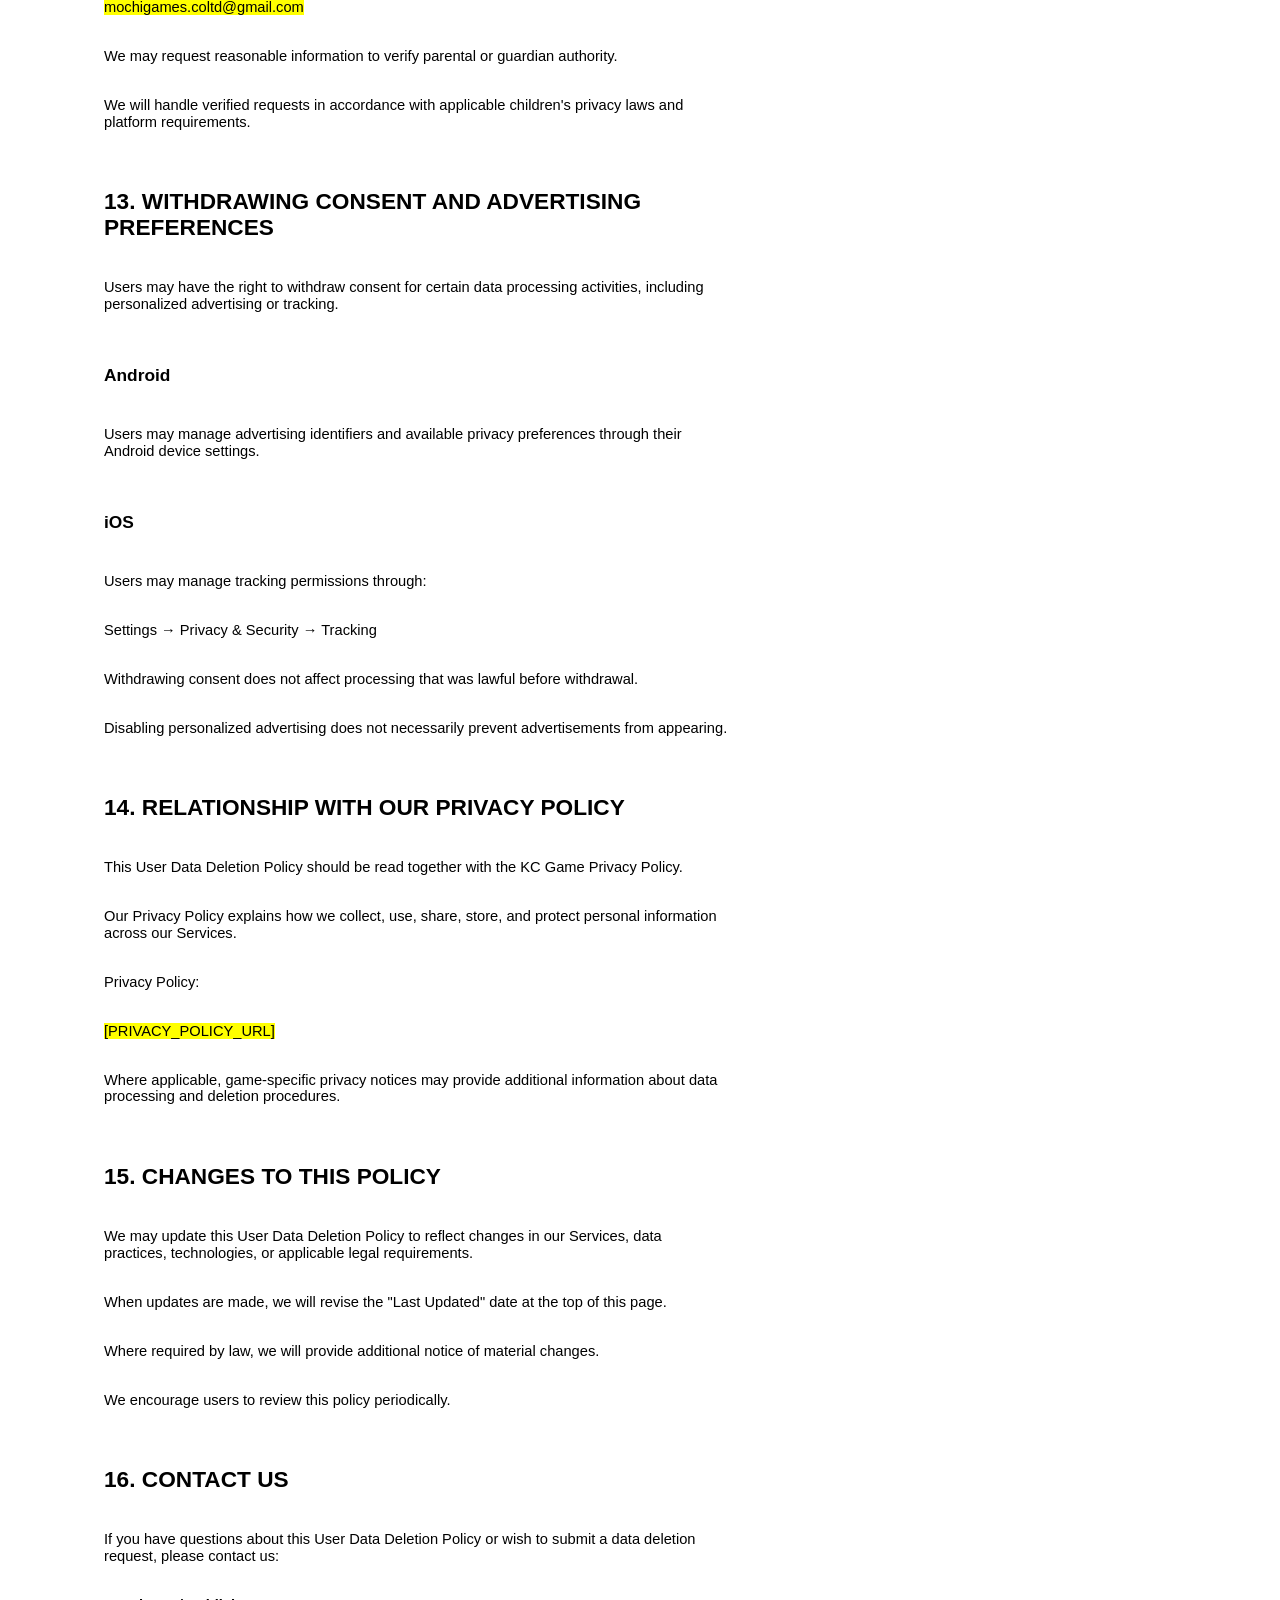
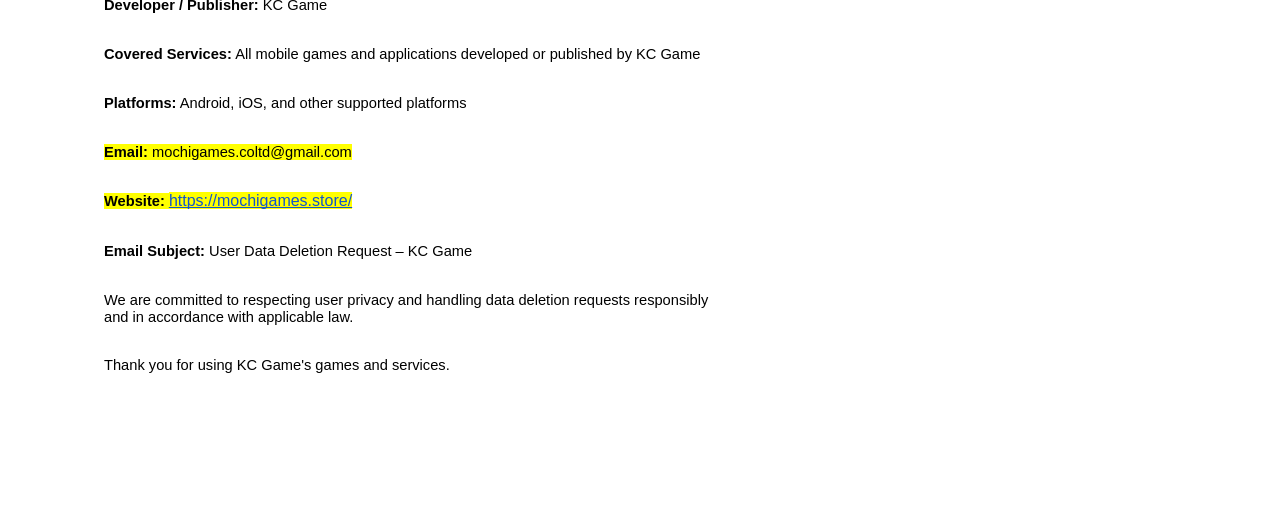
<file: USERDATADELETIONPOLICY.html>
<html><head><meta content="text/html; charset=UTF-8" http-equiv="content-type"><style type="text/css">ul.lst-kix_ddsephtcpgd3-1{list-style-type:none}ul.lst-kix_ddsephtcpgd3-0{list-style-type:none}.lst-kix_aprcx4h31pla-4>li:before{content:"\0025cb   "}.lst-kix_aprcx4h31pla-3>li:before{content:"\0025cf   "}.lst-kix_aprcx4h31pla-2>li:before{content:"\0025a0   "}.lst-kix_aprcx4h31pla-0>li:before{content:"\0025cf   "}.lst-kix_aprcx4h31pla-1>li:before{content:"\0025cb   "}ol.lst-kix_wllz5thlqhxl-6.start{counter-reset:lst-ctn-kix_wllz5thlqhxl-6 0}ol.lst-kix_1tk3xnf5ymik-4.start{counter-reset:lst-ctn-kix_1tk3xnf5ymik-4 0}.lst-kix_wllz5thlqhxl-1>li{counter-increment:lst-ctn-kix_wllz5thlqhxl-1}ul.lst-kix_ddsephtcpgd3-3{list-style-type:none}ul.lst-kix_ddsephtcpgd3-2{list-style-type:none}ul.lst-kix_ddsephtcpgd3-5{list-style-type:none}ul.lst-kix_ddsephtcpgd3-4{list-style-type:none}ul.lst-kix_ddsephtcpgd3-7{list-style-type:none}ul.lst-kix_ddsephtcpgd3-6{list-style-type:none}ul.lst-kix_ddsephtcpgd3-8{list-style-type:none}ol.lst-kix_wllz5thlqhxl-0.start{counter-reset:lst-ctn-kix_wllz5thlqhxl-0 0}.lst-kix_2fv9sppvtl00-1>li:before{content:"\0025cb   "}.lst-kix_2fv9sppvtl00-0>li:before{content:"\0025cf   "}.lst-kix_2fv9sppvtl00-2>li:before{content:"\0025a0   "}.lst-kix_2fv9sppvtl00-5>li:before{content:"\0025a0   "}.lst-kix_2fv9sppvtl00-4>li:before{content:"\0025cb   "}.lst-kix_2fv9sppvtl00-6>li:before{content:"\0025cf   "}ol.lst-kix_wllz5thlqhxl-1.start{counter-reset:lst-ctn-kix_wllz5thlqhxl-1 0}.lst-kix_2fv9sppvtl00-3>li:before{content:"\0025cf   "}.lst-kix_2fv9sppvtl00-7>li:before{content:"\0025cb   "}ul.lst-kix_7vum1gursua5-7{list-style-type:none}ul.lst-kix_7vum1gursua5-8{list-style-type:none}.lst-kix_wllz5thlqhxl-8>li{counter-increment:lst-ctn-kix_wllz5thlqhxl-8}ul.lst-kix_7vum1gursua5-5{list-style-type:none}ul.lst-kix_7vum1gursua5-6{list-style-type:none}ul.lst-kix_7vum1gursua5-3{list-style-type:none}ul.lst-kix_7vum1gursua5-4{list-style-type:none}ul.lst-kix_7vum1gursua5-1{list-style-type:none}ul.lst-kix_7vum1gursua5-2{list-style-type:none}ul.lst-kix_7vum1gursua5-0{list-style-type:none}.lst-kix_2fv9sppvtl00-8>li:before{content:"\0025a0   "}.lst-kix_1tk3xnf5ymik-3>li{counter-increment:lst-ctn-kix_1tk3xnf5ymik-3}ol.lst-kix_1tk3xnf5ymik-5.start{counter-reset:lst-ctn-kix_1tk3xnf5ymik-5 0}ol.lst-kix_1tk3xnf5ymik-3.start{counter-reset:lst-ctn-kix_1tk3xnf5ymik-3 0}.lst-kix_j8n1mbiiz7pf-1>li:before{content:"\0025cb   "}.lst-kix_buldqkwwhs5-6>li:before{content:"\0025cf   "}.lst-kix_x1709orrvuqg-6>li:before{content:"\0025cf   "}.lst-kix_jsub8ggngoar-8>li:before{content:"\0025a0   "}ol.lst-kix_wllz5thlqhxl-7.start{counter-reset:lst-ctn-kix_wllz5thlqhxl-7 0}ul.lst-kix_j8n1mbiiz7pf-6{list-style-type:none}.lst-kix_wllz5thlqhxl-5>li{counter-increment:lst-ctn-kix_wllz5thlqhxl-5}ul.lst-kix_j8n1mbiiz7pf-7{list-style-type:none}ul.lst-kix_j8n1mbiiz7pf-4{list-style-type:none}ul.lst-kix_j8n1mbiiz7pf-5{list-style-type:none}ul.lst-kix_j8n1mbiiz7pf-2{list-style-type:none}ul.lst-kix_j8n1mbiiz7pf-3{list-style-type:none}.lst-kix_buldqkwwhs5-8>li:before{content:"\0025a0   "}ul.lst-kix_j8n1mbiiz7pf-0{list-style-type:none}.lst-kix_x1709orrvuqg-8>li:before{content:"\0025a0   "}.lst-kix_jsub8ggngoar-6>li:before{content:"\0025cf   "}ul.lst-kix_j8n1mbiiz7pf-1{list-style-type:none}.lst-kix_wllz5thlqhxl-7>li{counter-increment:lst-ctn-kix_wllz5thlqhxl-7}ul.lst-kix_j8n1mbiiz7pf-8{list-style-type:none}.lst-kix_jsub8ggngoar-0>li:before{content:"\0025cf   "}.lst-kix_jsub8ggngoar-4>li:before{content:"\0025cb   "}.lst-kix_x1709orrvuqg-4>li:before{content:"\0025cb   "}.lst-kix_jsub8ggngoar-2>li:before{content:"\0025a0   "}ul.lst-kix_jsub8ggngoar-7{list-style-type:none}ul.lst-kix_jsub8ggngoar-6{list-style-type:none}ul.lst-kix_jsub8ggngoar-5{list-style-type:none}ul.lst-kix_jsub8ggngoar-4{list-style-type:none}.lst-kix_1tk3xnf5ymik-7>li{counter-increment:lst-ctn-kix_1tk3xnf5ymik-7}.lst-kix_x1709orrvuqg-2>li:before{content:"\0025a0   "}ol.lst-kix_1tk3xnf5ymik-0.start{counter-reset:lst-ctn-kix_1tk3xnf5ymik-0 0}ul.lst-kix_jsub8ggngoar-8{list-style-type:none}ul.lst-kix_jsub8ggngoar-3{list-style-type:none}ul.lst-kix_jsub8ggngoar-2{list-style-type:none}ul.lst-kix_jsub8ggngoar-1{list-style-type:none}.lst-kix_x1709orrvuqg-0>li:before{content:"\0025cf   "}ul.lst-kix_jsub8ggngoar-0{list-style-type:none}.lst-kix_rxelo4fs8f6g-1>li:before{content:"\0025cb   "}.lst-kix_rxelo4fs8f6g-3>li:before{content:"\0025cf   "}ol.lst-kix_wllz5thlqhxl-5.start{counter-reset:lst-ctn-kix_wllz5thlqhxl-5 0}.lst-kix_7vum1gursua5-7>li:before{content:"\0025cb   "}ul.lst-kix_rxelo4fs8f6g-5{list-style-type:none}ul.lst-kix_rxelo4fs8f6g-6{list-style-type:none}ul.lst-kix_rxelo4fs8f6g-3{list-style-type:none}.lst-kix_rxelo4fs8f6g-5>li:before{content:"\0025a0   "}.lst-kix_rxelo4fs8f6g-7>li:before{content:"\0025cb   "}ul.lst-kix_rxelo4fs8f6g-4{list-style-type:none}.lst-kix_1tk3xnf5ymik-1>li{counter-increment:lst-ctn-kix_1tk3xnf5ymik-1}ul.lst-kix_rxelo4fs8f6g-7{list-style-type:none}ul.lst-kix_rxelo4fs8f6g-8{list-style-type:none}.lst-kix_7vum1gursua5-1>li:before{content:"\0025cb   "}.lst-kix_7vum1gursua5-3>li:before{content:"\0025cf   "}.lst-kix_7vum1gursua5-5>li:before{content:"\0025a0   "}ol.lst-kix_1tk3xnf5ymik-1.start{counter-reset:lst-ctn-kix_1tk3xnf5ymik-1 0}ol.lst-kix_wllz5thlqhxl-4.start{counter-reset:lst-ctn-kix_wllz5thlqhxl-4 0}ol.lst-kix_1tk3xnf5ymik-2.start{counter-reset:lst-ctn-kix_1tk3xnf5ymik-2 0}.lst-kix_1tk3xnf5ymik-8>li{counter-increment:lst-ctn-kix_1tk3xnf5ymik-8}.lst-kix_buldqkwwhs5-2>li:before{content:"\0025a0   "}ol.lst-kix_wllz5thlqhxl-2{list-style-type:none}ol.lst-kix_wllz5thlqhxl-3{list-style-type:none}ol.lst-kix_wllz5thlqhxl-4{list-style-type:none}ol.lst-kix_wllz5thlqhxl-5{list-style-type:none}.lst-kix_buldqkwwhs5-4>li:before{content:"\0025cb   "}ol.lst-kix_wllz5thlqhxl-0{list-style-type:none}ol.lst-kix_wllz5thlqhxl-1{list-style-type:none}.lst-kix_wllz5thlqhxl-6>li{counter-increment:lst-ctn-kix_wllz5thlqhxl-6}ul.lst-kix_rxelo4fs8f6g-1{list-style-type:none}ol.lst-kix_wllz5thlqhxl-6{list-style-type:none}.lst-kix_aprcx4h31pla-6>li:before{content:"\0025cf   "}ul.lst-kix_rxelo4fs8f6g-2{list-style-type:none}ol.lst-kix_wllz5thlqhxl-7{list-style-type:none}ol.lst-kix_wllz5thlqhxl-8{list-style-type:none}ul.lst-kix_rxelo4fs8f6g-0{list-style-type:none}.lst-kix_wllz5thlqhxl-0>li{counter-increment:lst-ctn-kix_wllz5thlqhxl-0}.lst-kix_buldqkwwhs5-0>li:before{content:"\0025cf   "}.lst-kix_aprcx4h31pla-8>li:before{content:"\0025a0   "}ol.lst-kix_1tk3xnf5ymik-4{list-style-type:none}ol.lst-kix_1tk3xnf5ymik-3{list-style-type:none}ol.lst-kix_1tk3xnf5ymik-2{list-style-type:none}ol.lst-kix_1tk3xnf5ymik-1{list-style-type:none}ol.lst-kix_1tk3xnf5ymik-8{list-style-type:none}ol.lst-kix_1tk3xnf5ymik-7{list-style-type:none}ol.lst-kix_1tk3xnf5ymik-6{list-style-type:none}ol.lst-kix_1tk3xnf5ymik-5{list-style-type:none}.lst-kix_folf45rm87ue-2>li:before{content:"\0025a0   "}.lst-kix_folf45rm87ue-3>li:before{content:"\0025cf   "}.lst-kix_folf45rm87ue-4>li:before{content:"\0025cb   "}ul.lst-kix_2fv9sppvtl00-0{list-style-type:none}ul.lst-kix_2fv9sppvtl00-1{list-style-type:none}ul.lst-kix_2fv9sppvtl00-2{list-style-type:none}ul.lst-kix_2fv9sppvtl00-3{list-style-type:none}ul.lst-kix_2fv9sppvtl00-4{list-style-type:none}.lst-kix_folf45rm87ue-5>li:before{content:"\0025a0   "}ul.lst-kix_2fv9sppvtl00-5{list-style-type:none}ul.lst-kix_2fv9sppvtl00-6{list-style-type:none}.lst-kix_folf45rm87ue-8>li:before{content:"\0025a0   "}ul.lst-kix_2fv9sppvtl00-7{list-style-type:none}ul.lst-kix_2fv9sppvtl00-8{list-style-type:none}.lst-kix_folf45rm87ue-6>li:before{content:"\0025cf   "}.lst-kix_folf45rm87ue-7>li:before{content:"\0025cb   "}.lst-kix_1tk3xnf5ymik-2>li{counter-increment:lst-ctn-kix_1tk3xnf5ymik-2}.lst-kix_wllz5thlqhxl-0>li:before{content:"" counter(lst-ctn-kix_wllz5thlqhxl-0,decimal) ". "}ol.lst-kix_1tk3xnf5ymik-7.start{counter-reset:lst-ctn-kix_1tk3xnf5ymik-7 0}.lst-kix_1tk3xnf5ymik-8>li:before{content:"" counter(lst-ctn-kix_1tk3xnf5ymik-8,lower-roman) ". "}.lst-kix_wllz5thlqhxl-1>li:before{content:"" counter(lst-ctn-kix_wllz5thlqhxl-1,lower-latin) ". "}.lst-kix_wllz5thlqhxl-3>li:before{content:"" counter(lst-ctn-kix_wllz5thlqhxl-3,decimal) ". "}.lst-kix_1tk3xnf5ymik-7>li:before{content:"" counter(lst-ctn-kix_1tk3xnf5ymik-7,lower-latin) ". "}.lst-kix_wllz5thlqhxl-2>li:before{content:"" counter(lst-ctn-kix_wllz5thlqhxl-2,lower-roman) ". "}.lst-kix_1tk3xnf5ymik-4>li:before{content:"" counter(lst-ctn-kix_1tk3xnf5ymik-4,lower-latin) ". "}.lst-kix_1tk3xnf5ymik-6>li:before{content:"" counter(lst-ctn-kix_1tk3xnf5ymik-6,decimal) ". "}.lst-kix_wllz5thlqhxl-5>li:before{content:"" counter(lst-ctn-kix_wllz5thlqhxl-5,lower-roman) ". "}.lst-kix_wllz5thlqhxl-7>li:before{content:"" counter(lst-ctn-kix_wllz5thlqhxl-7,lower-latin) ". "}.lst-kix_1tk3xnf5ymik-4>li{counter-increment:lst-ctn-kix_1tk3xnf5ymik-4}.lst-kix_rxelo4fs8f6g-8>li:before{content:"\0025a0   "}.lst-kix_1tk3xnf5ymik-1>li:before{content:"" counter(lst-ctn-kix_1tk3xnf5ymik-1,lower-latin) ". "}.lst-kix_1tk3xnf5ymik-5>li:before{content:"" counter(lst-ctn-kix_1tk3xnf5ymik-5,lower-roman) ". "}.lst-kix_wllz5thlqhxl-4>li:before{content:"" counter(lst-ctn-kix_wllz5thlqhxl-4,lower-latin) ". "}.lst-kix_wllz5thlqhxl-8>li:before{content:"" counter(lst-ctn-kix_wllz5thlqhxl-8,lower-roman) ". "}ol.lst-kix_wllz5thlqhxl-3.start{counter-reset:lst-ctn-kix_wllz5thlqhxl-3 0}.lst-kix_1tk3xnf5ymik-2>li:before{content:"" counter(lst-ctn-kix_1tk3xnf5ymik-2,lower-roman) ". "}ol.lst-kix_1tk3xnf5ymik-0{list-style-type:none}.lst-kix_1tk3xnf5ymik-3>li:before{content:"" counter(lst-ctn-kix_1tk3xnf5ymik-3,decimal) ". "}.lst-kix_wllz5thlqhxl-6>li:before{content:"" counter(lst-ctn-kix_wllz5thlqhxl-6,decimal) ". "}ul.lst-kix_folf45rm87ue-2{list-style-type:none}ul.lst-kix_folf45rm87ue-1{list-style-type:none}ul.lst-kix_folf45rm87ue-0{list-style-type:none}.lst-kix_1tk3xnf5ymik-6>li{counter-increment:lst-ctn-kix_1tk3xnf5ymik-6}ul.lst-kix_x1709orrvuqg-7{list-style-type:none}ul.lst-kix_x1709orrvuqg-6{list-style-type:none}ul.lst-kix_x1709orrvuqg-5{list-style-type:none}.lst-kix_1tk3xnf5ymik-0>li:before{content:"" counter(lst-ctn-kix_1tk3xnf5ymik-0,decimal) ". "}ul.lst-kix_x1709orrvuqg-4{list-style-type:none}ul.lst-kix_x1709orrvuqg-8{list-style-type:none}ol.lst-kix_wllz5thlqhxl-2.start{counter-reset:lst-ctn-kix_wllz5thlqhxl-2 0}ul.lst-kix_folf45rm87ue-8{list-style-type:none}ul.lst-kix_folf45rm87ue-7{list-style-type:none}.lst-kix_wllz5thlqhxl-2>li{counter-increment:lst-ctn-kix_wllz5thlqhxl-2}ul.lst-kix_folf45rm87ue-6{list-style-type:none}ul.lst-kix_folf45rm87ue-5{list-style-type:none}ul.lst-kix_folf45rm87ue-4{list-style-type:none}ul.lst-kix_folf45rm87ue-3{list-style-type:none}.lst-kix_ddsephtcpgd3-8>li:before{content:"\0025a0   "}.lst-kix_j8n1mbiiz7pf-8>li:before{content:"\0025a0   "}.lst-kix_ddsephtcpgd3-7>li:before{content:"\0025cb   "}.lst-kix_ddsephtcpgd3-6>li:before{content:"\0025cf   "}.lst-kix_j8n1mbiiz7pf-6>li:before{content:"\0025cf   "}.lst-kix_j8n1mbiiz7pf-5>li:before{content:"\0025a0   "}.lst-kix_j8n1mbiiz7pf-3>li:before{content:"\0025cf   "}.lst-kix_j8n1mbiiz7pf-4>li:before{content:"\0025cb   "}.lst-kix_ddsephtcpgd3-1>li:before{content:"\0025cb   "}.lst-kix_ddsephtcpgd3-2>li:before{content:"\0025a0   "}ul.lst-kix_x1709orrvuqg-3{list-style-type:none}ul.lst-kix_x1709orrvuqg-2{list-style-type:none}.lst-kix_folf45rm87ue-1>li:before{content:"\0025cb   "}ul.lst-kix_x1709orrvuqg-1{list-style-type:none}ul.lst-kix_x1709orrvuqg-0{list-style-type:none}.lst-kix_folf45rm87ue-0>li:before{content:"\0025cf   "}.lst-kix_ddsephtcpgd3-4>li:before{content:"\0025cb   "}.lst-kix_ddsephtcpgd3-3>li:before{content:"\0025cf   "}.lst-kix_ddsephtcpgd3-5>li:before{content:"\0025a0   "}.lst-kix_1tk3xnf5ymik-0>li{counter-increment:lst-ctn-kix_1tk3xnf5ymik-0}.lst-kix_j8n1mbiiz7pf-7>li:before{content:"\0025cb   "}ol.lst-kix_wllz5thlqhxl-8.start{counter-reset:lst-ctn-kix_wllz5thlqhxl-8 0}ul.lst-kix_buldqkwwhs5-8{list-style-type:none}ul.lst-kix_buldqkwwhs5-6{list-style-type:none}ul.lst-kix_buldqkwwhs5-7{list-style-type:none}ul.lst-kix_buldqkwwhs5-4{list-style-type:none}ul.lst-kix_buldqkwwhs5-5{list-style-type:none}ol.lst-kix_1tk3xnf5ymik-6.start{counter-reset:lst-ctn-kix_1tk3xnf5ymik-6 0}.lst-kix_buldqkwwhs5-7>li:before{content:"\0025cb   "}.lst-kix_ddsephtcpgd3-0>li:before{content:"\0025cf   "}.lst-kix_x1709orrvuqg-5>li:before{content:"\0025a0   "}.lst-kix_buldqkwwhs5-5>li:before{content:"\0025a0   "}.lst-kix_j8n1mbiiz7pf-2>li:before{content:"\0025a0   "}ul.lst-kix_buldqkwwhs5-2{list-style-type:none}ul.lst-kix_buldqkwwhs5-3{list-style-type:none}ul.lst-kix_buldqkwwhs5-0{list-style-type:none}ul.lst-kix_buldqkwwhs5-1{list-style-type:none}.lst-kix_jsub8ggngoar-5>li:before{content:"\0025a0   "}.lst-kix_jsub8ggngoar-7>li:before{content:"\0025cb   "}.lst-kix_x1709orrvuqg-7>li:before{content:"\0025cb   "}.lst-kix_j8n1mbiiz7pf-0>li:before{content:"\0025cf   "}.lst-kix_wllz5thlqhxl-4>li{counter-increment:lst-ctn-kix_wllz5thlqhxl-4}.lst-kix_jsub8ggngoar-1>li:before{content:"\0025cb   "}.lst-kix_jsub8ggngoar-3>li:before{content:"\0025cf   "}.lst-kix_x1709orrvuqg-3>li:before{content:"\0025cf   "}.lst-kix_x1709orrvuqg-1>li:before{content:"\0025cb   "}.lst-kix_rxelo4fs8f6g-2>li:before{content:"\0025a0   "}.lst-kix_rxelo4fs8f6g-0>li:before{content:"\0025cf   "}.lst-kix_rxelo4fs8f6g-4>li:before{content:"\0025cb   "}.lst-kix_rxelo4fs8f6g-6>li:before{content:"\0025cf   "}ol.lst-kix_1tk3xnf5ymik-8.start{counter-reset:lst-ctn-kix_1tk3xnf5ymik-8 0}.lst-kix_7vum1gursua5-8>li:before{content:"\0025a0   "}ul.lst-kix_aprcx4h31pla-5{list-style-type:none}.lst-kix_7vum1gursua5-2>li:before{content:"\0025a0   "}ul.lst-kix_aprcx4h31pla-4{list-style-type:none}ul.lst-kix_aprcx4h31pla-3{list-style-type:none}ul.lst-kix_aprcx4h31pla-2{list-style-type:none}ul.lst-kix_aprcx4h31pla-1{list-style-type:none}ul.lst-kix_aprcx4h31pla-0{list-style-type:none}.lst-kix_7vum1gursua5-6>li:before{content:"\0025cf   "}.lst-kix_7vum1gursua5-4>li:before{content:"\0025cb   "}.lst-kix_1tk3xnf5ymik-5>li{counter-increment:lst-ctn-kix_1tk3xnf5ymik-5}.lst-kix_buldqkwwhs5-1>li:before{content:"\0025cb   "}.lst-kix_buldqkwwhs5-3>li:before{content:"\0025cf   "}.lst-kix_7vum1gursua5-0>li:before{content:"\0025cf   "}ul.lst-kix_aprcx4h31pla-8{list-style-type:none}li.li-bullet-0:before{margin-left:-18pt;white-space:nowrap;display:inline-block;min-width:18pt}ul.lst-kix_aprcx4h31pla-7{list-style-type:none}ul.lst-kix_aprcx4h31pla-6{list-style-type:none}.lst-kix_aprcx4h31pla-5>li:before{content:"\0025a0   "}.lst-kix_wllz5thlqhxl-3>li{counter-increment:lst-ctn-kix_wllz5thlqhxl-3}.lst-kix_aprcx4h31pla-7>li:before{content:"\0025cb   "}ol{margin:0;padding:0}table td,table th{padding:0}.c2{-webkit-text-decoration-skip:none;color:#1155cc;font-weight:400;text-decoration:underline;vertical-align:baseline;text-decoration-skip-ink:none;font-size:11pt;font-family:"Arial";font-style:normal}.c0{color:#000000;font-weight:400;text-decoration:none;vertical-align:baseline;font-size:11pt;font-family:"Arial";font-style:normal}.c17{padding-top:0pt;padding-bottom:0pt;line-height:1.15;orphans:2;widows:2;text-align:left;height:11pt}.c6{color:#000000;font-weight:700;text-decoration:none;vertical-align:baseline;font-size:17pt;font-family:"Arial";font-style:normal}.c14{color:#000000;text-decoration:none;vertical-align:baseline;font-size:23pt;font-family:"Arial";font-style:normal}.c13{padding-top:14pt;padding-bottom:4pt;line-height:1.15;orphans:2;widows:2;text-align:left}.c4{padding-top:18pt;padding-bottom:4pt;line-height:1.15;orphans:2;widows:2;text-align:left}.c1{padding-top:12pt;padding-bottom:12pt;line-height:1.15;orphans:2;widows:2;text-align:left}.c10{color:#000000;text-decoration:none;vertical-align:baseline;font-size:13pt;font-family:"Arial";font-style:normal}.c11{padding-top:24pt;padding-bottom:6pt;line-height:1.15;orphans:2;widows:2;text-align:left}.c9{color:#000000;text-decoration:none;vertical-align:baseline;font-size:11pt;font-family:"Arial";font-style:normal}.c16{text-decoration-skip-ink:none;-webkit-text-decoration-skip:none;color:#1155cc;text-decoration:underline}.c12{background-color:#ffffff;max-width:468pt;padding:72pt 72pt 72pt 72pt}.c3{margin-left:36pt;padding-left:0pt}.c15{color:inherit;text-decoration:inherit}.c5{padding:0;margin:0}.c18{font-size:12pt}.c7{font-weight:700}.c8{background-color:#ffff00}.title{padding-top:0pt;color:#000000;font-size:26pt;padding-bottom:3pt;font-family:"Arial";line-height:1.15;page-break-after:avoid;orphans:2;widows:2;text-align:left}.subtitle{padding-top:0pt;color:#666666;font-size:15pt;padding-bottom:16pt;font-family:"Arial";line-height:1.15;page-break-after:avoid;orphans:2;widows:2;text-align:left}li{color:#000000;font-size:11pt;font-family:"Arial"}p{margin:0;color:#000000;font-size:11pt;font-family:"Arial"}h1{padding-top:20pt;color:#000000;font-size:20pt;padding-bottom:6pt;font-family:"Arial";line-height:1.15;page-break-after:avoid;orphans:2;widows:2;text-align:left}h2{padding-top:18pt;color:#000000;font-size:16pt;padding-bottom:6pt;font-family:"Arial";line-height:1.15;page-break-after:avoid;orphans:2;widows:2;text-align:left}h3{padding-top:16pt;color:#434343;font-size:14pt;padding-bottom:4pt;font-family:"Arial";line-height:1.15;page-break-after:avoid;orphans:2;widows:2;text-align:left}h4{padding-top:14pt;color:#666666;font-size:12pt;padding-bottom:4pt;font-family:"Arial";line-height:1.15;page-break-after:avoid;orphans:2;widows:2;text-align:left}h5{padding-top:12pt;color:#666666;font-size:11pt;padding-bottom:4pt;font-family:"Arial";line-height:1.15;page-break-after:avoid;orphans:2;widows:2;text-align:left}h6{padding-top:12pt;color:#666666;font-size:11pt;padding-bottom:4pt;font-family:"Arial";line-height:1.15;page-break-after:avoid;font-style:italic;orphans:2;widows:2;text-align:left}</style></head><body class="c12 doc-content"><h1 class="c11" id="h.9dc5rxisocf3"><span class="c7 c14">USER DATA DELETION POLICY</span></h1><p class="c1"><span class="c9 c7">KC Game</span></p><p class="c1"><span class="c7">Effective Date:</span><span>&nbsp;October 10, 2026<br></span><span class="c7">Last Updated:</span><span class="c0">&nbsp;October 10, 2026</span></p><h2 class="c4" id="h.rw8lv98ncct4"><span class="c6">1. INTRODUCTION</span></h2><p class="c1"><span class="c0">At KC Game (&quot;we,&quot; &quot;us,&quot; or &quot;our&quot;), we respect your privacy and are committed to protecting your personal information.</span></p><p class="c1"><span class="c0">This User Data Deletion Policy explains how users can request the deletion of personal information collected or processed through mobile games, applications, websites, and related services developed or published by KC Game (collectively referred to as the &quot;Services&quot;).</span></p><p class="c1"><span class="c0">This policy applies to all KC Game games and applications available on Google Play Store, Apple App Store, and other supported platforms, unless a specific application provides a separate data deletion policy.</span></p><p class="c1"><span class="c0">We are committed to handling data deletion requests transparently and in accordance with applicable privacy laws and platform requirements.</span></p><h2 class="c4" id="h.bzmzgxaphb8t"><span class="c6">2. TYPES OF DATA WE MAY COLLECT</span></h2><p class="c1"><span class="c0">Depending on the game, its features, and the third-party services integrated into it, we may collect or process certain categories of information.</span></p><h3 class="c13" id="h.lnz9eihkkbrr"><span class="c10 c7">2.1. Device and Technical Information</span></h3><ul class="c5 lst-kix_x1709orrvuqg-0 start"><li class="c1 c3 li-bullet-0"><span class="c0">Device type, model, and manufacturer.</span></li><li class="c1 c3 li-bullet-0"><span class="c0">Operating system and application version.</span></li><li class="c1 c3 li-bullet-0"><span class="c0">Internet Protocol (IP) address.</span></li><li class="c1 c3 li-bullet-0"><span class="c0">Device and application identifiers.</span></li><li class="c1 c3 li-bullet-0"><span class="c0">Advertising identifiers, where available and permitted.</span></li><li class="c1 c3 li-bullet-0"><span class="c0">Network and diagnostic information.</span></li><li class="c1 c3 li-bullet-0"><span class="c0">Application crash reports and performance data.</span></li></ul><h3 class="c13" id="h.pgdzu790bytk"><span class="c10 c7">2.2. Gameplay and Usage Information</span></h3><ul class="c5 lst-kix_folf45rm87ue-0 start"><li class="c1 c3 li-bullet-0"><span class="c0">Game installation and launch events.</span></li><li class="c1 c3 li-bullet-0"><span class="c0">Gameplay sessions and duration.</span></li><li class="c1 c3 li-bullet-0"><span class="c0">Level progression and achievements.</span></li><li class="c1 c3 li-bullet-0"><span class="c0">In-game interactions and events.</span></li><li class="c1 c3 li-bullet-0"><span class="c0">Application usage and engagement data.</span></li><li class="c1 c3 li-bullet-0"><span class="c0">Virtual rewards and gameplay preferences.</span></li></ul><h3 class="c13" id="h.vz1humcj24zs"><span class="c10 c7">2.3. Advertising and Analytics Information</span></h3><p class="c1"><span class="c0">Some of our games use third-party services, including:</span></p><ul class="c5 lst-kix_buldqkwwhs5-0 start"><li class="c1 c3 li-bullet-0"><span class="c0">Google AdMob.</span></li><li class="c1 c3 li-bullet-0"><span class="c0">Google Firebase.</span></li><li class="c1 c3 li-bullet-0"><span class="c0">AppsFlyer.</span></li></ul><p class="c1"><span class="c0">Depending on the implementation, these services may process advertising identifiers, installation events, advertising interactions, analytics events, device information, and attribution data.</span></p><p class="c1"><span class="c0">Not every third-party service is used in every KC Game application.</span></p><h3 class="c13" id="h.9662jmhoixe0"><span class="c10 c7">2.4. Information Provided by Users</span></h3><p class="c1"><span class="c0">When users contact us or use optional account-related features, we may process:</span></p><ul class="c5 lst-kix_7vum1gursua5-0 start"><li class="c1 c3 li-bullet-0"><span class="c0">Email addresses.</span></li><li class="c1 c3 li-bullet-0"><span class="c0">Usernames or player identifiers.</span></li><li class="c1 c3 li-bullet-0"><span class="c0">Support requests and messages.</span></li><li class="c1 c3 li-bullet-0"><span class="c0">Other information voluntarily provided by users.</span></li></ul><h2 class="c4" id="h.k72iehvi0ks9"><span class="c6">3. YOUR RIGHT TO REQUEST DATA DELETION</span></h2><p class="c1"><span class="c0">We respect your right to request the deletion of personal information associated with your use of our Services.</span></p><p class="c1"><span class="c0">Depending on applicable law, you may have the right to:</span></p><ul class="c5 lst-kix_aprcx4h31pla-0 start"><li class="c1 c3 li-bullet-0"><span class="c0">Request deletion of personal information we hold about you.</span></li><li class="c1 c3 li-bullet-0"><span class="c0">Request deletion of a registered game account, where applicable.</span></li><li class="c1 c3 li-bullet-0"><span class="c0">Request information about data retained after deletion.</span></li><li class="c1 c3 li-bullet-0"><span class="c0">Withdraw consent for certain processing activities.</span></li><li class="c1 c3 li-bullet-0"><span class="c0">Request restriction of certain data processing activities.</span></li></ul><p class="c1"><span class="c0">We will review and process verified requests in accordance with applicable legal requirements.</span></p><h2 class="c4" id="h.snc4dxymmmc2"><span class="c6">4. HOW TO REQUEST USER DATA DELETION</span></h2><p class="c1"><span class="c0">Users can request deletion of eligible personal information by following the steps below.</span></p><p class="c1"><span class="c9 c7">Step 1: Contact KC Game</span></p><p class="c1"><span class="c0">Send an email to:</span></p><p class="c1"><span class="c0 c8">mochigames.coltd@gmail.com</span></p><p class="c1"><span class="c7 c9">Step 2: Use the Following Email Subject</span></p><p class="c1"><span class="c0">User Data Deletion Request &ndash; KC Game</span></p><p class="c1"><span class="c9 c7">Step 3: Provide Relevant Information</span></p><p class="c1"><span class="c0">Please include:</span></p><ul class="c5 lst-kix_2fv9sppvtl00-0 start"><li class="c1 c3 li-bullet-0"><span class="c0">Name of the game or application.</span></li><li class="c1 c3 li-bullet-0"><span class="c0">Device platform (Android or iOS).</span></li><li class="c1 c3 li-bullet-0"><span class="c0">A brief description of your deletion request.</span></li><li class="c1 c3 li-bullet-0"><span class="c0">Your player ID or account ID, if applicable and available.</span></li><li class="c1 c3 li-bullet-0"><span class="c0">Any additional information reasonably necessary to locate the relevant data.</span></li></ul><p class="c1"><span class="c0">Please do not provide passwords, government identification documents, or sensitive personal information unless specifically requested through a secure verification process.</span></p><p class="c1"><span class="c9 c7">Step 4: Request Verification</span></p><p class="c1"><span class="c0">We may request additional information reasonably necessary to verify your identity, confirm your authority to make the request, or identify relevant records.</span></p><p class="c1"><span class="c0">We will only request information appropriate and necessary for these purposes.</span></p><p class="c1"><span class="c9 c7">Step 5: Data Deletion Processing</span></p><p class="c1"><span class="c0">Once a request has been verified and the relevant data has been identified, we will delete or anonymize eligible personal information under our control, subject to applicable legal requirements and permitted exceptions.</span></p><p class="c1"><span class="c0">Where required, we will take reasonable steps to communicate applicable deletion requests to relevant service providers.</span></p><h2 class="c4" id="h.5hxtn8tah3nd"><span class="c6">5. GAMES WITHOUT USER ACCOUNTS</span></h2><p class="c1"><span class="c0">Some KC Game games do not require account registration or user login.</span></p><p class="c1"><span class="c0">For these games:</span></p><ul class="c5 lst-kix_jsub8ggngoar-0 start"><li class="c1 c3 li-bullet-0"><span class="c0">Users can play without creating a registered account.</span></li><li class="c1 c3 li-bullet-0"><span class="c0">Gameplay progress may be stored locally on the device.</span></li><li class="c1 c3 li-bullet-0"><span class="c0">Certain technical, analytics, advertising, or attribution information may be processed by integrated third-party services.</span></li><li class="c1 c3 li-bullet-0"><span class="c0">Users may request deletion of eligible personal information by contacting KC Game.</span></li></ul><p class="c1"><span class="c0">Because no registered account exists, we may need additional non-sensitive technical information to locate relevant records.</span></p><p class="c1"><span class="c0">In some cases, we may be unable to identify a particular individual&#39;s information from anonymous or aggregated data.</span></p><p class="c1"><span class="c0">We will explain relevant limitations where appropriate.</span></p><h2 class="c4" id="h.vl8gvm34rv87"><span class="c6">6. GAMES WITH USER ACCOUNTS</span></h2><p class="c1"><span class="c0">Certain KC Game applications may offer account registration, login functionality, or cloud-based user profiles.</span></p><p class="c1"><span class="c0">Where an application allows users to create accounts, users may request deletion of their account and associated personal information.</span></p><p class="c1"><span class="c0">For applicable games, we will provide an account deletion mechanism within the application and an accessible web-based method as required by relevant platform policies.</span></p><p class="c1"><span class="c0">Users may also contact:</span></p><p class="c1"><span class="c0 c8">mochigames.coltd@gmail.com</span></p><p class="c1"><span class="c0">Account deletion may permanently remove account profiles, associated gameplay records, cloud-saved progress, and other eligible account-related information.</span></p><p class="c1"><span class="c0">Some information may be retained where required or permitted by applicable law.</span></p><p class="c1"><span class="c0">Deleting an account may result in permanent loss of access to associated game features and data.</span></p><h2 class="c4" id="h.rfpcucarm2eb"><span class="c6">7. DELETING LOCAL GAME DATA</span></h2><p class="c1"><span class="c0">Users may remove locally stored application data through their device settings.</span></p><h3 class="c13" id="h.x531pjg6j8zj"><span class="c10 c7">7.1. Android Devices</span></h3><ol class="c5 lst-kix_1tk3xnf5ymik-0 start" start="1"><li class="c1 c3 li-bullet-0"><span class="c0">Open your device&#39;s Settings.</span></li><li class="c1 c3 li-bullet-0"><span class="c0">Select Apps or Applications.</span></li><li class="c1 c3 li-bullet-0"><span class="c0">Find and select the relevant KC Game application.</span></li><li class="c1 c3 li-bullet-0"><span class="c0">Open Storage or Storage &amp; Cache.</span></li><li class="c1 c3 li-bullet-0"><span class="c0">Select Clear Storage or Clear Data, if available.</span></li><li class="c1 c3 li-bullet-0"><span class="c0">Alternatively, uninstall the application.</span></li></ol><p class="c1"><span class="c0">The names of these options may vary depending on the Android version and device manufacturer.</span></p><h3 class="c13" id="h.sid7btx24gsu"><span class="c10 c7">7.2. iOS Devices</span></h3><ol class="c5 lst-kix_wllz5thlqhxl-0 start" start="1"><li class="c1 c3 li-bullet-0"><span class="c0">Open Settings.</span></li><li class="c1 c3 li-bullet-0"><span class="c0">Select General.</span></li><li class="c1 c3 li-bullet-0"><span class="c0">Select iPhone Storage.</span></li><li class="c1 c3 li-bullet-0"><span class="c0">Choose the relevant KC Game application.</span></li><li class="c1 c3 li-bullet-0"><span class="c0">Select Delete App.</span></li></ol><p class="c1"><span class="c0">Deleting an application may remove locally stored gameplay progress and application preferences.</span></p><p class="c1"><span class="c7">Important:</span><span class="c0">&nbsp;Clearing local data or uninstalling an application does not automatically delete information previously transmitted to third-party service providers.</span></p><p class="c1"><span class="c0">Users should submit a deletion request if they wish to request deletion of eligible remotely processed personal information.</span></p><h2 class="c4" id="h.gvhalahtzerg"><span class="c6">8. DATA THAT MAY BE DELETED</span></h2><p class="c1"><span class="c0">Depending on the application, available identifiers, and applicable law, eligible data may include:</span></p><ul class="c5 lst-kix_j8n1mbiiz7pf-0 start"><li class="c1 c3 li-bullet-0"><span class="c0">Registered account information, where applicable.</span></li><li class="c1 c3 li-bullet-0"><span class="c0">User profile information.</span></li><li class="c1 c3 li-bullet-0"><span class="c0">Gameplay records associated with an identifiable account or device.</span></li><li class="c1 c3 li-bullet-0"><span class="c0">Cloud-saved game progress under our control.</span></li><li class="c1 c3 li-bullet-0"><span class="c0">Analytics information linked to identifiable users or application instances.</span></li><li class="c1 c3 li-bullet-0"><span class="c0">Advertising and attribution information under our control.</span></li><li class="c1 c3 li-bullet-0"><span class="c0">Device identifiers and associated technical records.</span></li><li class="c1 c3 li-bullet-0"><span class="c0">Customer support communications containing personal information.</span></li><li class="c1 c3 li-bullet-0"><span class="c0">Other personal information that can reasonably be linked to the requesting user.</span></li></ul><p class="c1"><span class="c0">Deletion may be performed through removal or anonymization where permitted by applicable law.</span></p><p class="c1"><span class="c0">We cannot guarantee deletion of records that cannot reasonably be identified or linked to the requesting user.</span></p><h2 class="c4" id="h.ec4qqeqqxsyu"><span class="c6">9. THIRD-PARTY DATA DELETION</span></h2><p class="c1"><span class="c0">Some KC Game applications use third-party services to provide advertising, analytics, attribution, and technical functionality.</span></p><p class="c1"><span class="c0">These may include:</span></p><h3 class="c13" id="h.2okasi9pkykq"><span class="c7 c10">9.1. Google AdMob</span></h3><p class="c1"><span class="c0">Google AdMob may process advertising identifiers, device information, and advertising interaction data.</span></p><p class="c1"><span class="c0">Google Privacy Policy:</span></p><p class="c1"><span class="c16"><a class="c15" href="https://www.google.com/url?q=https://policies.google.com/privacy&amp;sa=D&amp;source=editors&amp;ust=1791738567309026&amp;usg=AOvVaw2tf-umqFYLIvUfwnZkLWqE">https://policies.google.com/privacy</a></span></p><h3 class="c13" id="h.8v3r2kb6anqt"><span class="c10 c7">9.2. Google Firebase</span></h3><p class="c1"><span class="c0">Firebase may process analytics events, app instance identifiers, crash reports, and other technical information depending on the products enabled.</span></p><p class="c1"><span class="c0">Firebase Privacy Information:</span></p><p class="c1"><span class="c16"><a class="c15" href="https://www.google.com/url?q=https://firebase.google.com/support/privacy&amp;sa=D&amp;source=editors&amp;ust=1791738567309857&amp;usg=AOvVaw0xwp_mrc_MioOpJwXdaC0W">https://firebase.google.com/support/privacy</a></span></p><h3 class="c13" id="h.rujyh9907gti"><span class="c10 c7">9.3. AppsFlyer</span></h3><p class="c1"><span class="c0">AppsFlyer may process installation attribution, advertising identifiers, device information, and in-app event data.</span></p><p class="c1"><span class="c0">AppsFlyer Privacy Policy:</span></p><p class="c1"><span class="c16"><a class="c15" href="https://www.google.com/url?q=https://www.appsflyer.com/legal/services-privacy-policy/&amp;sa=D&amp;source=editors&amp;ust=1791738567310603&amp;usg=AOvVaw3Qf65AbrFM77cs_FGxG2dW">https://www.appsflyer.com/legal/services-privacy-policy/</a></span></p><p class="c1"><span class="c0">Where required and technically supported, KC Game will use relevant provider tools and procedures to request deletion of eligible information processed on our behalf.</span></p><p class="c1"><span class="c0">Some third-party providers may independently control certain information and apply their own privacy rights procedures.</span></p><p class="c1"><span class="c0">Users may also contact the relevant providers directly where appropriate.</span></p><h2 class="c4" id="h.2nflpsos8bs"><span class="c6">10. DATA RETENTION AND EXCEPTIONS</span></h2><p class="c1"><span class="c0">We retain personal information only for as long as reasonably necessary for the purposes described in our Privacy Policy.</span></p><p class="c1"><span class="c0">Following a verified deletion request, certain information may be retained where required or permitted for:</span></p><ul class="c5 lst-kix_ddsephtcpgd3-0 start"><li class="c1 c3 li-bullet-0"><span class="c0">Compliance with legal or regulatory obligations.</span></li><li class="c1 c3 li-bullet-0"><span class="c0">Fraud prevention and security.</span></li><li class="c1 c3 li-bullet-0"><span class="c0">Resolving legal disputes or claims.</span></li><li class="c1 c3 li-bullet-0"><span class="c0">Maintaining necessary financial or transaction records.</span></li><li class="c1 c3 li-bullet-0"><span class="c0">Enforcing applicable legal rights.</span></li><li class="c1 c3 li-bullet-0"><span class="c0">Other lawful purposes recognized by applicable privacy laws.</span></li></ul><p class="c1"><span class="c0">Any retained information will be limited to what is reasonably necessary and protected using appropriate security measures.</span></p><p class="c1"><span class="c0">Anonymous or aggregated information that cannot reasonably identify an individual may not be subject to individual deletion requests.</span></p><h2 class="c4" id="h.1p1txmeh7zxy"><span class="c6">11. DATA DELETION PROCESSING TIME</span></h2><p class="c1"><span class="c0">We aim to acknowledge and process verified data deletion requests as promptly as reasonably possible.</span></p><p class="c1"><span class="c0">Requests will be handled within the time limits required by applicable privacy laws.</span></p><p class="c1"><span class="c0">Processing times may vary depending on:</span></p><ul class="c5 lst-kix_rxelo4fs8f6g-0 start"><li class="c1 c3 li-bullet-0"><span class="c0">The nature and scope of the request.</span></li><li class="c1 c3 li-bullet-0"><span class="c0">The information required for verification.</span></li><li class="c1 c3 li-bullet-0"><span class="c0">The ability to identify relevant records.</span></li><li class="c1 c3 li-bullet-0"><span class="c0">The systems and third-party providers involved.</span></li><li class="c1 c3 li-bullet-0"><span class="c0">Applicable legal retention obligations.</span></li></ul><p class="c1"><span class="c0">Where required, we will inform users of delays, permitted extensions, or reasons why a request cannot be fully completed.</span></p><h2 class="c4" id="h.9nanw6wj0uzk"><span class="c6">12. CHILDREN&#39;S DATA DELETION</span></h2><p class="c1"><span class="c0">KC Game recognizes the importance of protecting children&#39;s personal information.</span></p><p class="c1"><span class="c0">Parents or legal guardians may contact us to request review or deletion of personal information associated with a child.</span></p><p class="c1"><span class="c0">Please send your request to:</span></p><p class="c1"><span class="c0 c8">mochigames.coltd@gmail.com</span></p><p class="c1"><span class="c0">We may request reasonable information to verify parental or guardian authority.</span></p><p class="c1"><span class="c0">We will handle verified requests in accordance with applicable children&#39;s privacy laws and platform requirements.</span></p><h2 class="c4" id="h.uhkj7awl8yht"><span class="c6">13. WITHDRAWING CONSENT AND ADVERTISING PREFERENCES</span></h2><p class="c1"><span class="c0">Users may have the right to withdraw consent for certain data processing activities, including personalized advertising or tracking.</span></p><h3 class="c13" id="h.zum41tly6ly"><span class="c10 c7">Android</span></h3><p class="c1"><span class="c0">Users may manage advertising identifiers and available privacy preferences through their Android device settings.</span></p><h3 class="c13" id="h.uf8epdwkaz78"><span class="c10 c7">iOS</span></h3><p class="c1"><span class="c0">Users may manage tracking permissions through:</span></p><p class="c1"><span class="c0">Settings &rarr; Privacy &amp; Security &rarr; Tracking</span></p><p class="c1"><span class="c0">Withdrawing consent does not affect processing that was lawful before withdrawal.</span></p><p class="c1"><span class="c0">Disabling personalized advertising does not necessarily prevent advertisements from appearing.</span></p><h2 class="c4" id="h.ch9puxr3ym1o"><span class="c6">14. RELATIONSHIP WITH OUR PRIVACY POLICY</span></h2><p class="c1"><span class="c0">This User Data Deletion Policy should be read together with the KC Game Privacy Policy.</span></p><p class="c1"><span class="c0">Our Privacy Policy explains how we collect, use, share, store, and protect personal information across our Services.</span></p><p class="c1"><span class="c0">Privacy Policy:</span></p><p class="c1"><span class="c0 c8">[PRIVACY_POLICY_URL]</span></p><p class="c1"><span class="c0">Where applicable, game-specific privacy notices may provide additional information about data processing and deletion procedures.</span></p><h2 class="c4" id="h.6l1ztsed0no3"><span class="c6">15. CHANGES TO THIS POLICY</span></h2><p class="c1"><span class="c0">We may update this User Data Deletion Policy to reflect changes in our Services, data practices, technologies, or applicable legal requirements.</span></p><p class="c1"><span class="c0">When updates are made, we will revise the &quot;Last Updated&quot; date at the top of this page.</span></p><p class="c1"><span class="c0">Where required by law, we will provide additional notice of material changes.</span></p><p class="c1"><span class="c0">We encourage users to review this policy periodically.</span></p><h2 class="c4" id="h.lp1dlqvaswfg"><span class="c6">16. CONTACT US</span></h2><p class="c1"><span class="c0">If you have questions about this User Data Deletion Policy or wish to submit a data deletion request, please contact us:</span></p><p class="c1"><span class="c7">Developer / Publisher:</span><span class="c0">&nbsp;KC Game</span></p><p class="c1"><span class="c7">Covered Services:</span><span class="c0">&nbsp;All mobile games and applications developed or published by KC Game</span></p><p class="c1"><span class="c7">Platforms:</span><span class="c0">&nbsp;Android, iOS, and other supported platforms</span></p><p class="c1"><span class="c7 c8">Email:</span><span class="c0 c8">&nbsp;mochigames.coltd@gmail.com</span></p><p class="c1"><span class="c7 c8">Website:</span><span class="c8">&nbsp;</span><span class="c16 c8 c18"><a class="c15" href="https://www.google.com/url?q=https://mochigames.store/&amp;sa=D&amp;source=editors&amp;ust=1791738567320221&amp;usg=AOvVaw2GNb3dcuFEsThdqhJPiDf1">https://mochigames.store/</a></span></p><p class="c1"><span class="c7">Email Subject:</span><span class="c0">&nbsp;User Data Deletion Request &ndash; KC Game</span></p><p class="c1"><span class="c0">We are committed to respecting user privacy and handling data deletion requests responsibly and in accordance with applicable law.</span></p><p class="c1"><span class="c0">Thank you for using KC Game&#39;s games and services.</span></p><p class="c17"><span class="c0"></span></p></body></html>
</file>
<file: assets/styles.css>
/* Mochi Games — shared site styles */
:root {
  --bg: #fff8f3;
  --surface: #ffffff;
  --text: #2b2230;
  --muted: #6d6375;
  --primary: #ff6b4a;
  --primary-dark: #e0502f;
  --accent: #ffd166;
  --border: #f0e3da;
  --radius: 16px;
  --max: 1080px;
}
@media (prefers-color-scheme: dark) {
  :root {
    --bg: #17131a;
    --surface: #221c26;
    --text: #f4eef6;
    --muted: #b3a8b9;
    --border: #352c3a;
  }
}
* { box-sizing: border-box; }
html { scroll-behavior: smooth; }
body {
  margin: 0;
  font-family: "Nunito", system-ui, -apple-system, "Segoe UI", Roboto, sans-serif;
  background: var(--bg);
  color: var(--text);
  line-height: 1.6;
}
a { color: var(--primary); }
a:hover { color: var(--primary-dark); }
.container { max-width: var(--max); margin: 0 auto; padding: 0 20px; }

/* Header */
.site-header {
  position: sticky; top: 0; z-index: 10;
  background: color-mix(in srgb, var(--bg) 88%, transparent);
  backdrop-filter: blur(8px);
  border-bottom: 1px solid var(--border);
}
.site-header .container { display: flex; align-items: center; justify-content: space-between; height: 64px; gap: 16px; }
.logo { display: flex; align-items: center; gap: 10px; font-weight: 800; font-size: 1.25rem; color: var(--text); text-decoration: none; }
.logo-mark {
  width: 36px; height: 36px; border-radius: 50%;
  background: radial-gradient(circle at 35% 35%, #fff 0 18%, var(--accent) 19% 45%, var(--primary) 46%);
}
.nav { display: flex; gap: 20px; flex-wrap: wrap; }
.nav a { color: var(--muted); text-decoration: none; font-weight: 600; }
.nav a:hover { color: var(--primary); }

/* Hero */
.hero { padding: 88px 0 72px; text-align: center; }
.hero h1 { font-size: clamp(2.2rem, 6vw, 3.6rem); line-height: 1.15; margin: 0 0 16px; }
.hero h1 span { color: var(--primary); }
.hero p { font-size: 1.15rem; color: var(--muted); max-width: 640px; margin: 0 auto 32px; }
.btn {
  display: inline-block; padding: 12px 28px; border-radius: 999px;
  background: var(--primary); color: #fff; font-weight: 700; text-decoration: none;
}
.btn:hover { background: var(--primary-dark); color: #fff; }

/* Sections */
section { padding: 64px 0; }
section h2 { font-size: 2rem; margin: 0 0 12px; text-align: center; }
.section-sub { text-align: center; color: var(--muted); margin: 0 auto 40px; max-width: 600px; }
.grid { display: grid; grid-template-columns: repeat(auto-fit, minmax(240px, 1fr)); gap: 24px; }
.card { background: var(--surface); border: 1px solid var(--border); border-radius: var(--radius); padding: 24px; }
.card h3 { margin: 8px 0; }
.card p { color: var(--muted); margin: 0; }
.card-icon { font-size: 2rem; }

/* Game card */
.games-grid { grid-template-columns: repeat(auto-fit, minmax(260px, 320px)); justify-content: center; }
.game-card { display: flex; flex-direction: column; gap: 12px; }
.game-icon {
  width: 88px; height: 88px; border-radius: 22px; object-fit: cover;
  box-shadow: 0 4px 14px rgba(0, 0, 0, .12);
}
.game-meta { font-size: .9rem; color: var(--muted); }
.store-links { display: flex; gap: 10px; flex-wrap: wrap; margin-top: auto; }
.store-btn {
  display: inline-flex; align-items: center; gap: 8px; padding: 8px 16px; border-radius: 10px;
  background: var(--text); color: var(--bg); text-decoration: none; font-weight: 700; font-size: .9rem;
}
.store-btn:hover { opacity: .85; color: var(--bg); }
.text-links { font-size: .9rem; }

/* Contact */
.contact { text-align: center; }
.contact address { font-style: normal; color: var(--muted); }

/* Footer */
.site-footer { border-top: 1px solid var(--border); padding: 32px 0; color: var(--muted); font-size: .9rem; }
.site-footer .container { display: flex; justify-content: space-between; flex-wrap: wrap; gap: 16px; }
.site-footer nav { display: flex; gap: 16px; flex-wrap: wrap; }
.site-footer a { color: var(--muted); }

/* Legal / document pages */
.doc { max-width: 780px; margin: 0 auto; padding: 48px 20px 72px; }
.doc h1 { font-size: 2.2rem; margin-bottom: 4px; }
.doc h2 { font-size: 1.3rem; margin-top: 36px; text-align: left; }
.doc ul { padding-left: 22px; }
.doc li { margin-bottom: 6px; }
.doc a { word-break: break-word; }

@media (max-width: 640px) {
  .site-header .container { height: auto; padding-top: 12px; padding-bottom: 12px; flex-wrap: wrap; }
  .nav { gap: 14px; font-size: .9rem; }
  .hero { padding: 56px 0 48px; }
}
</file>
